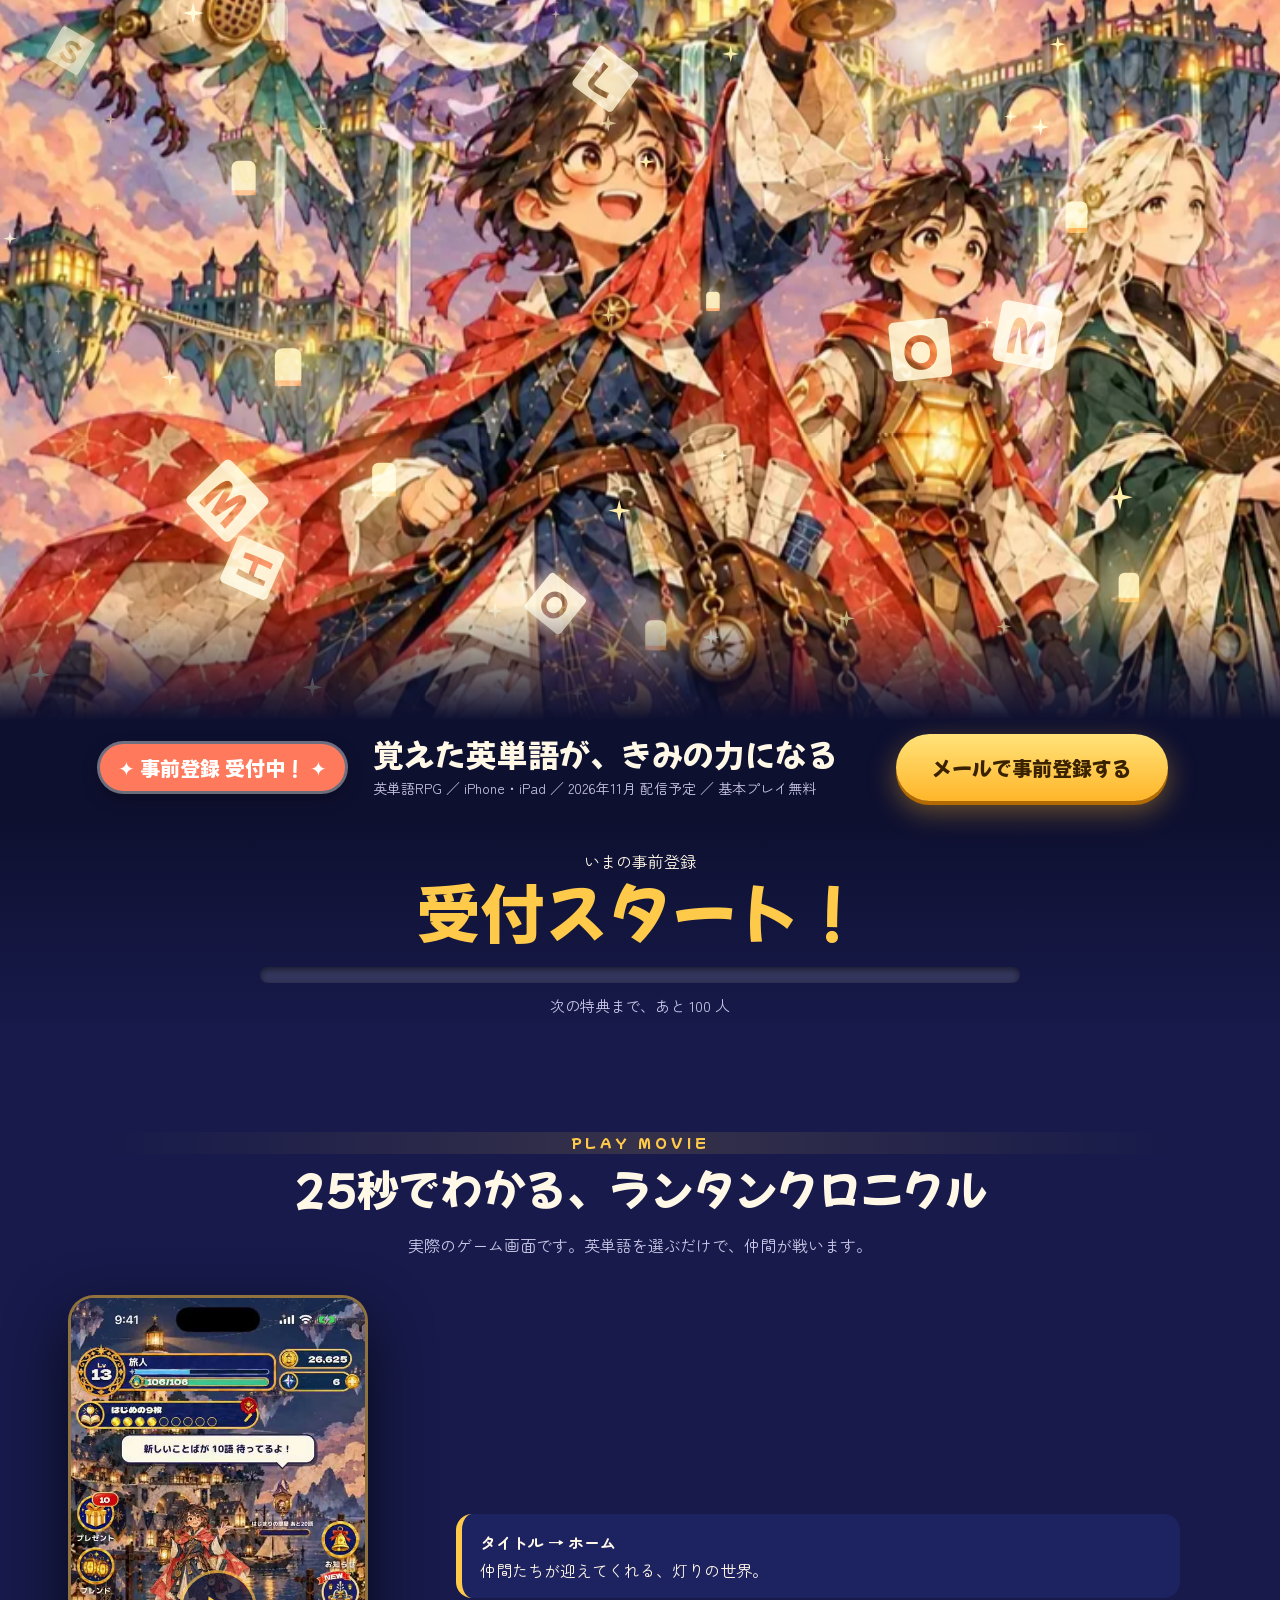
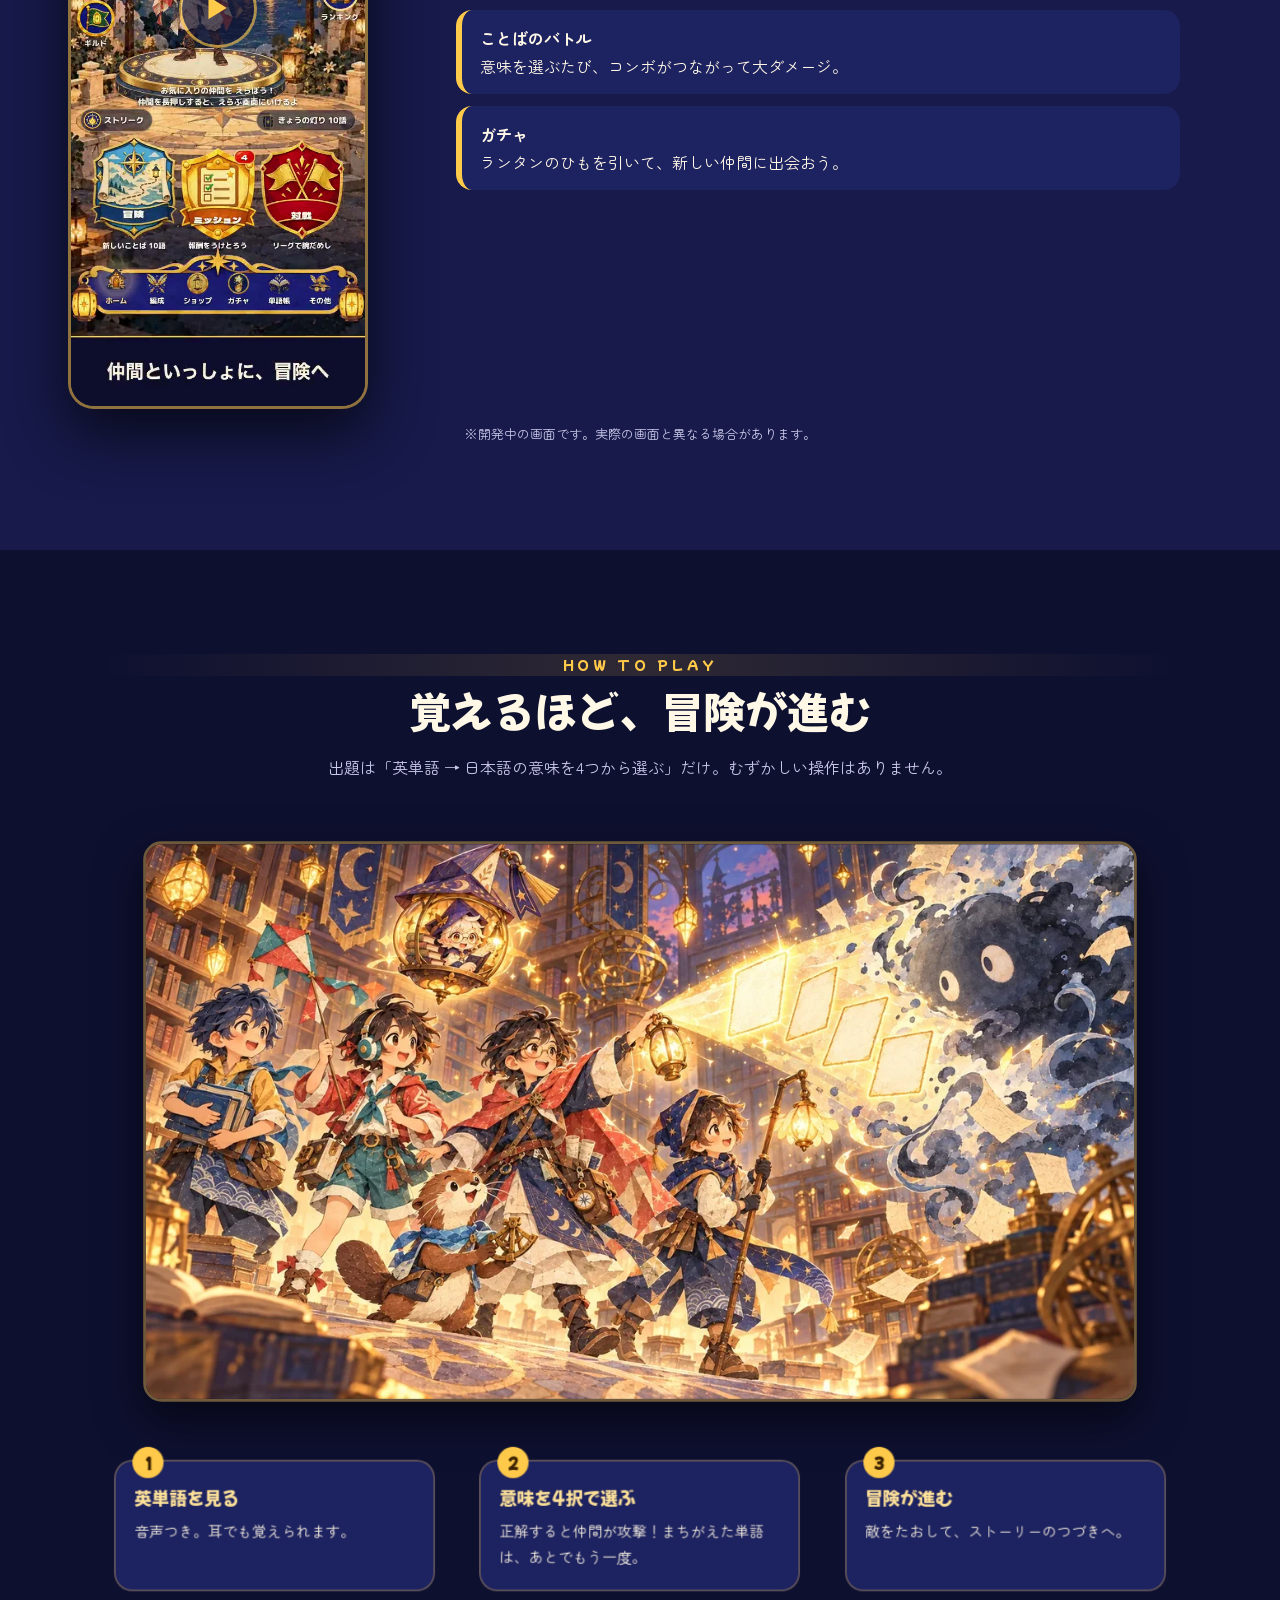
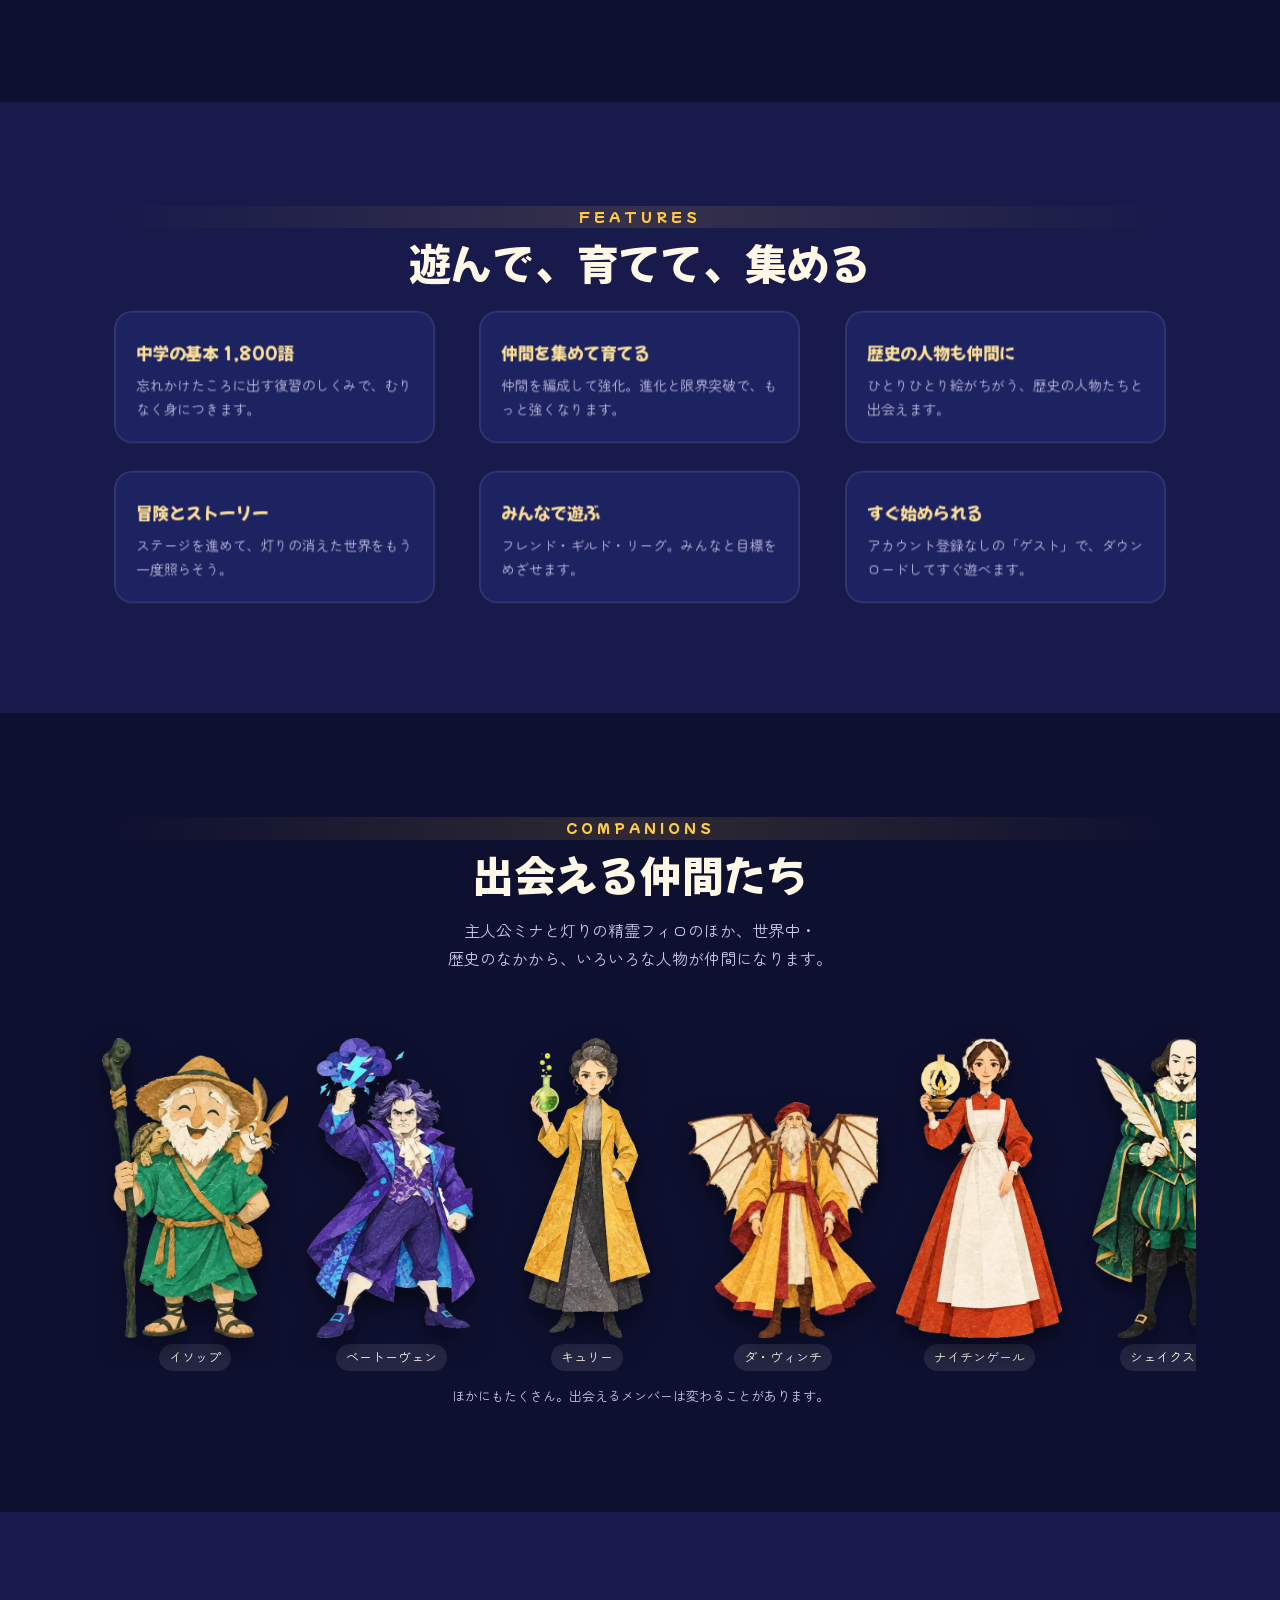
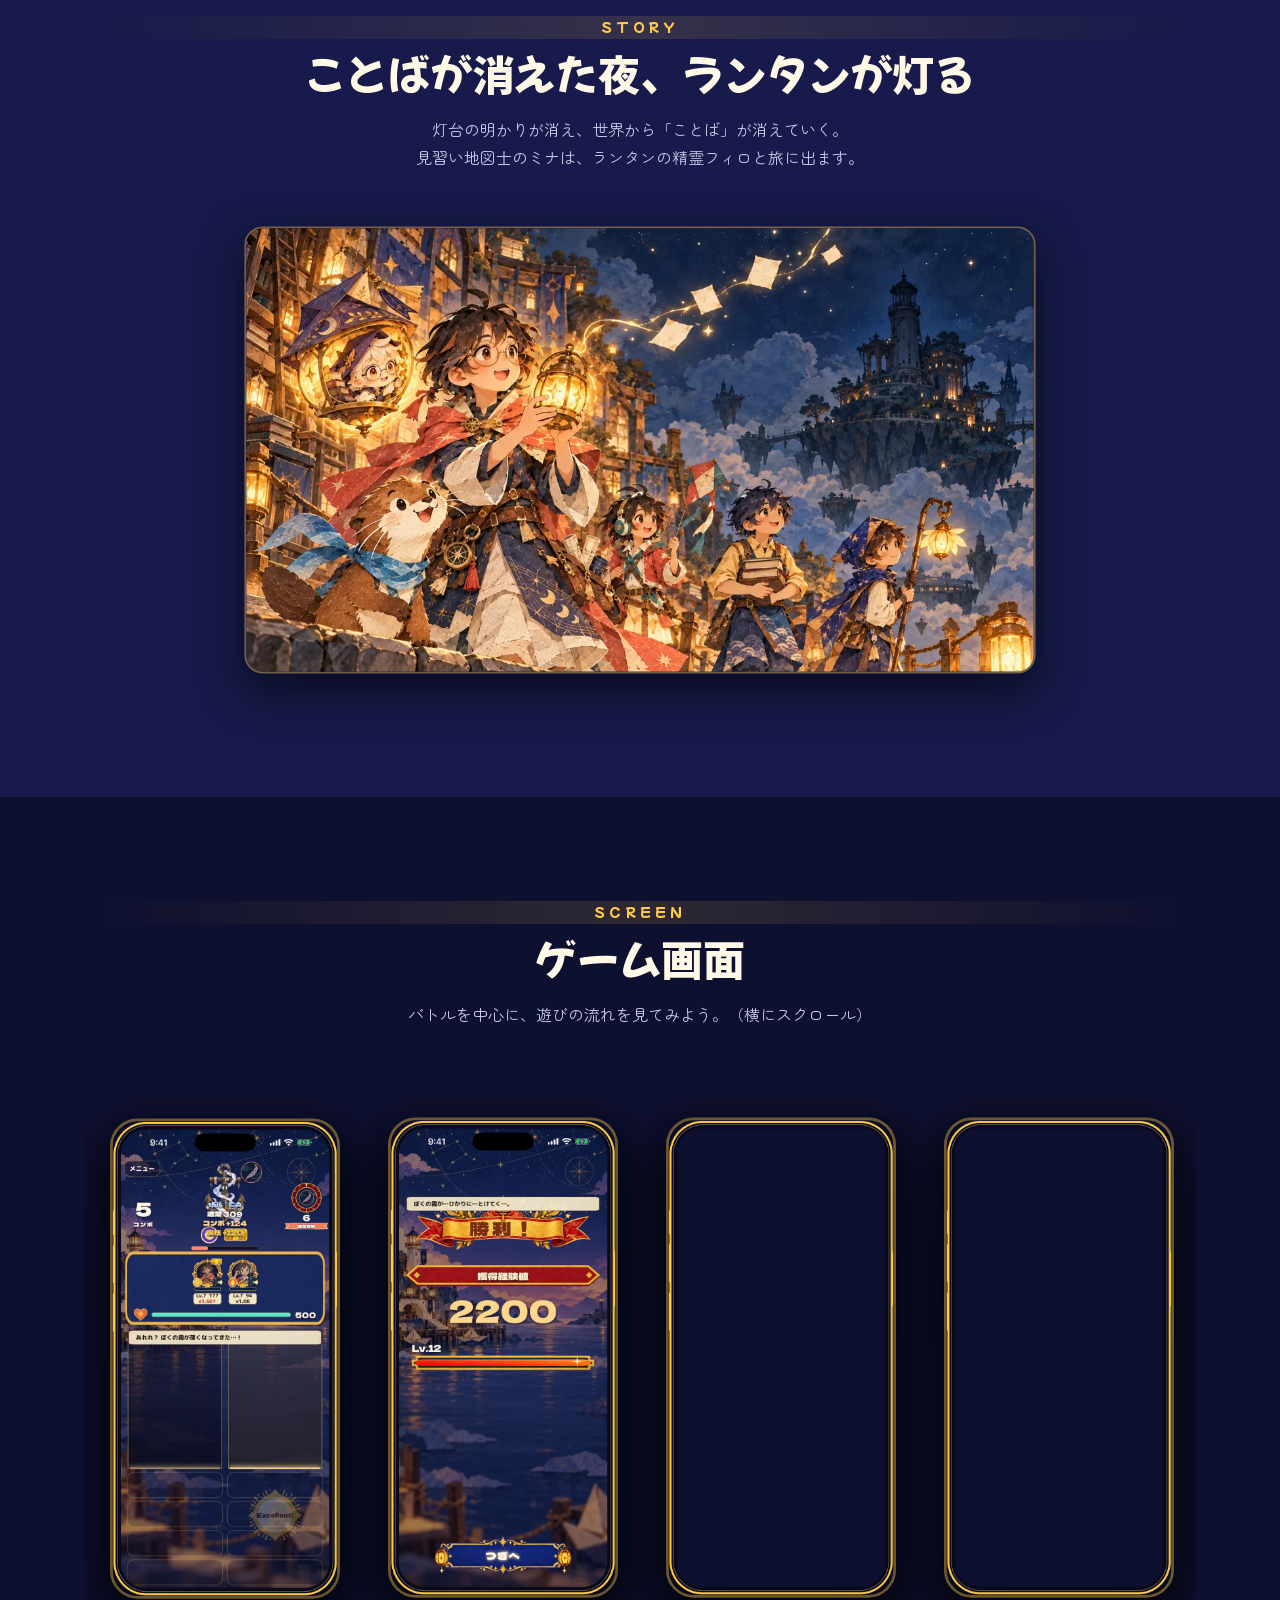
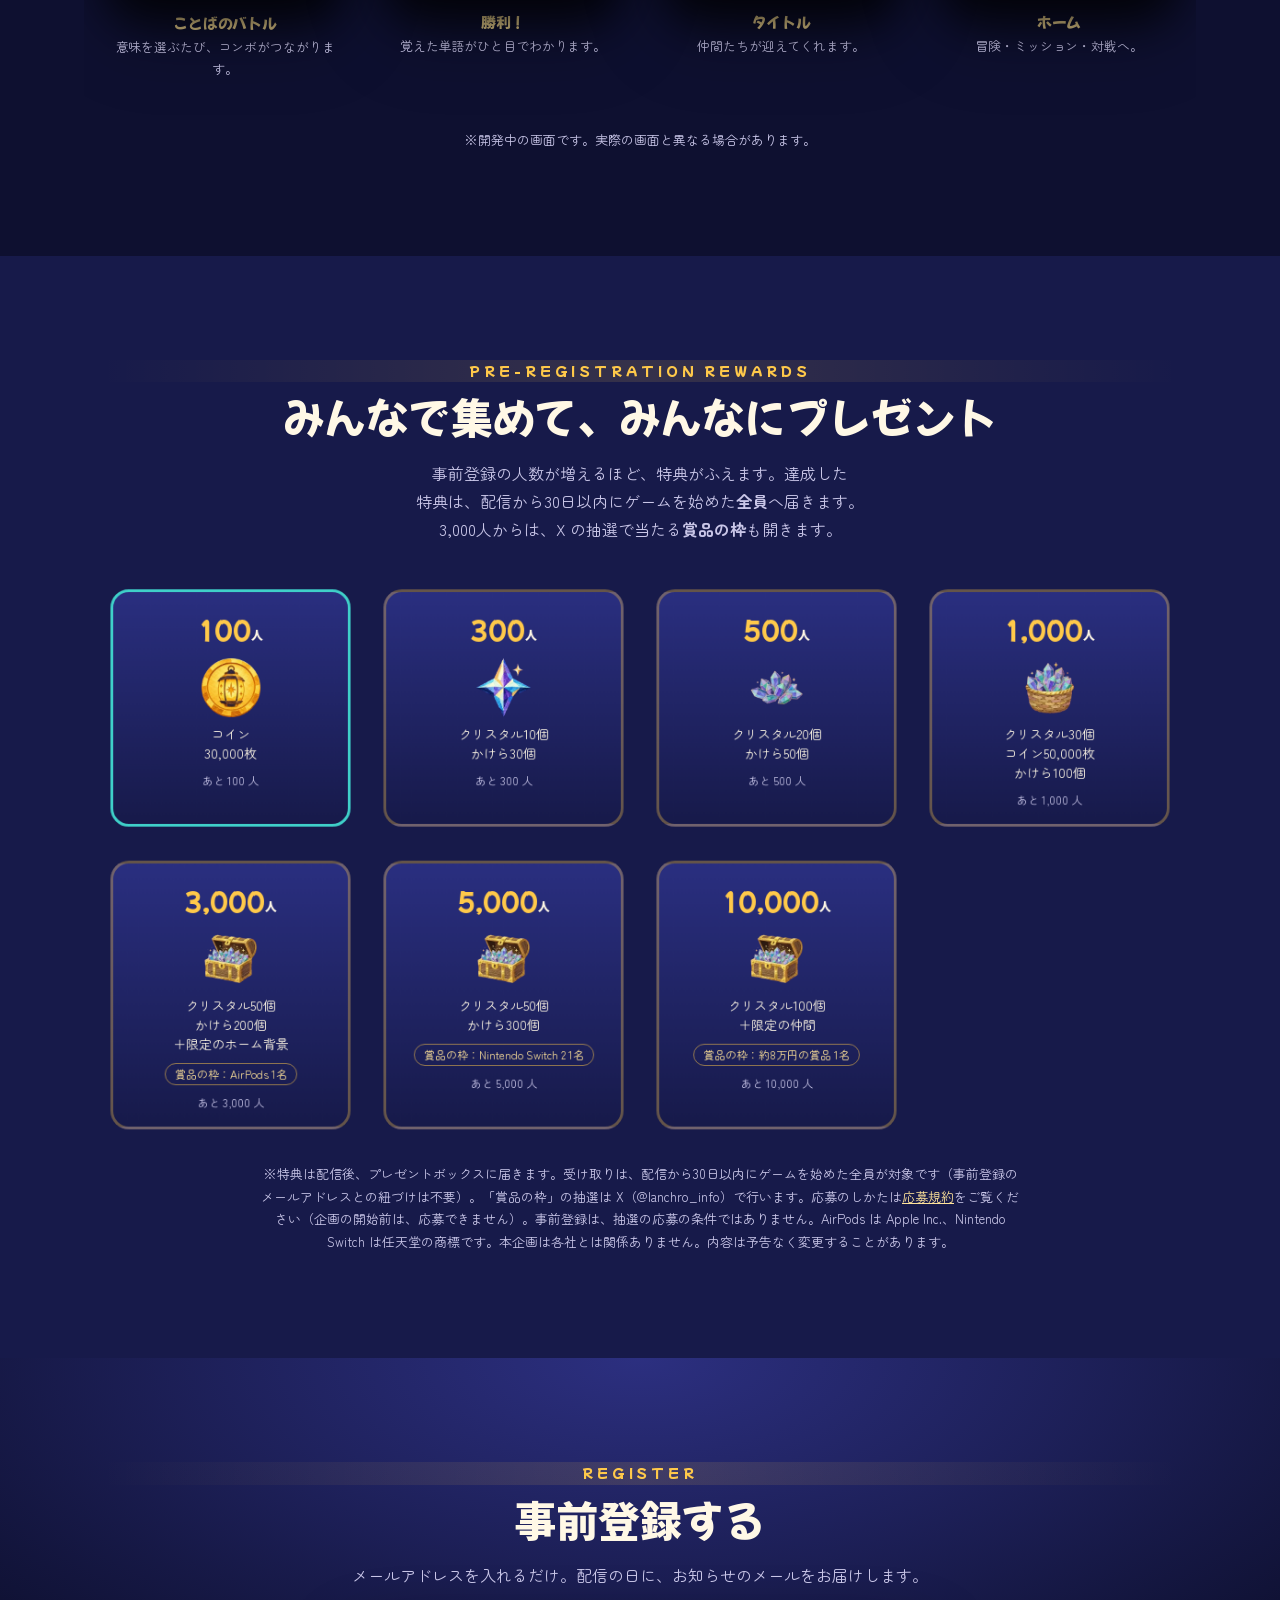
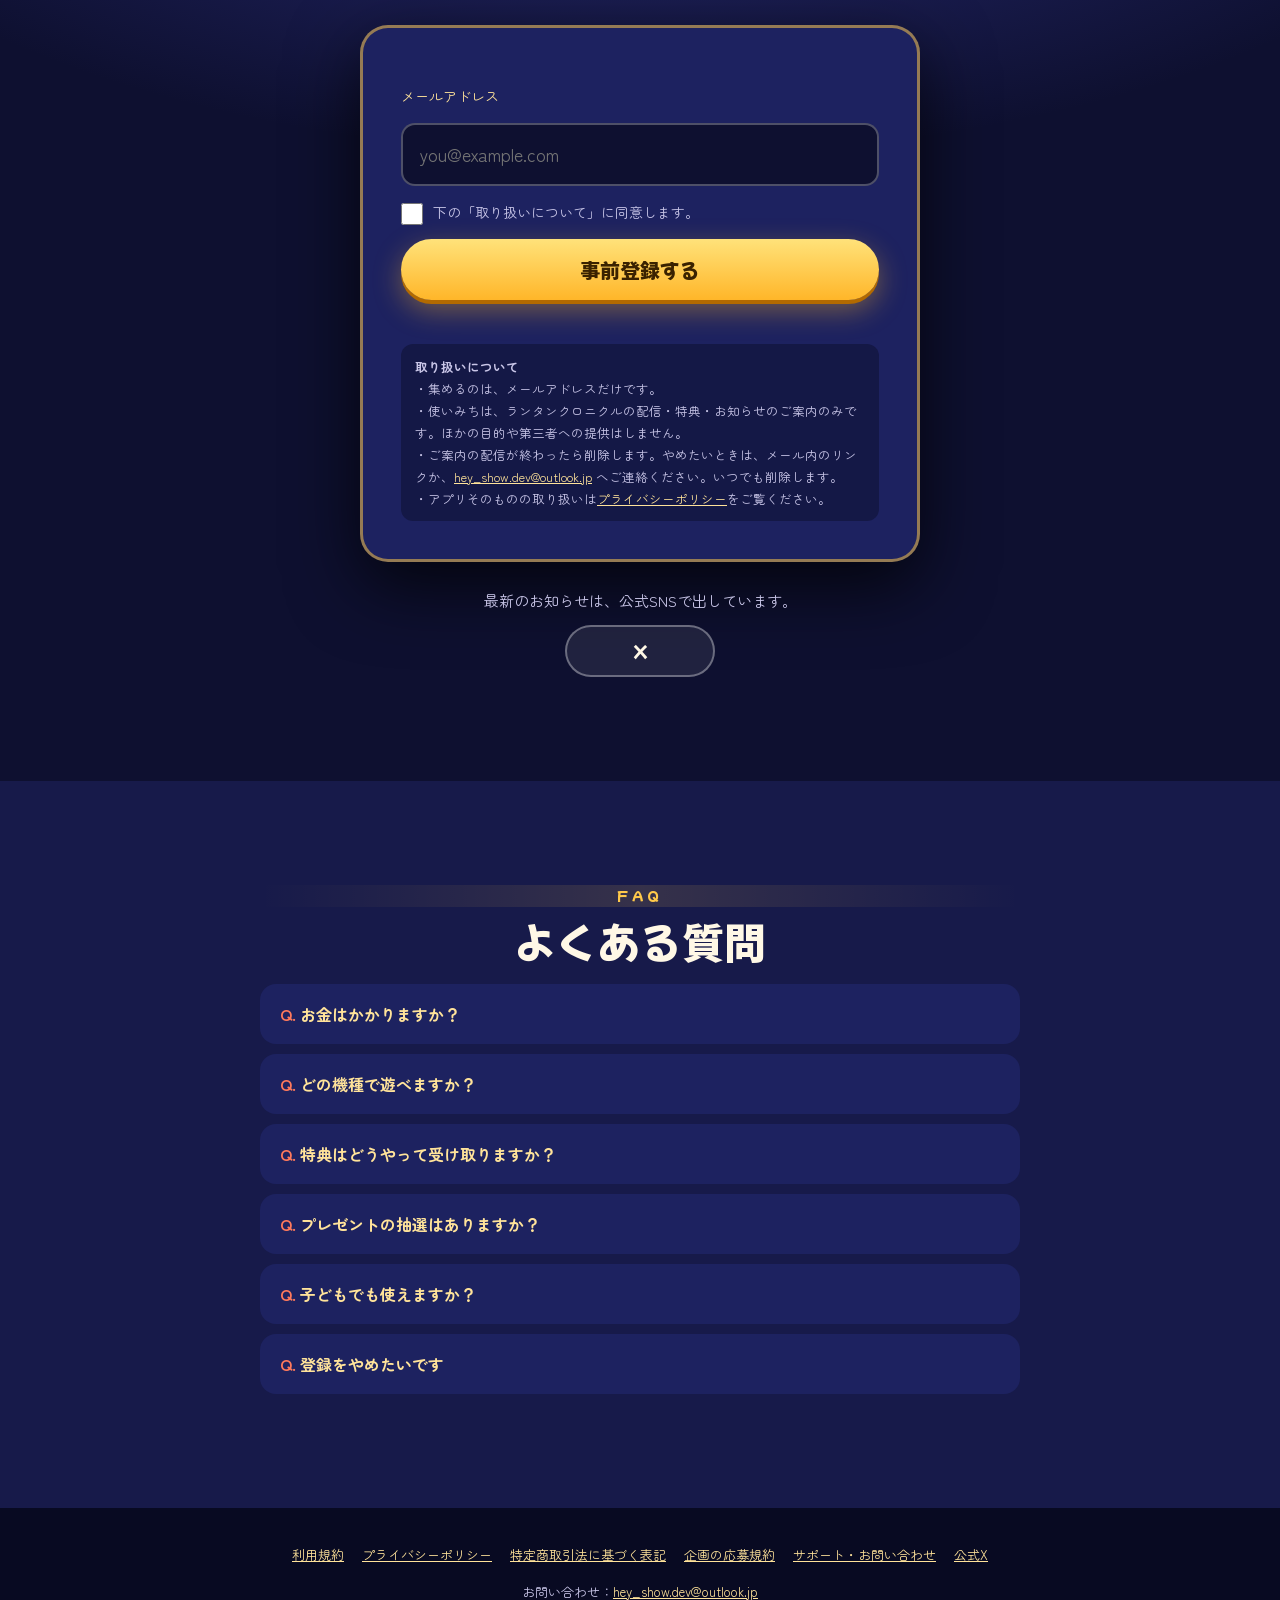
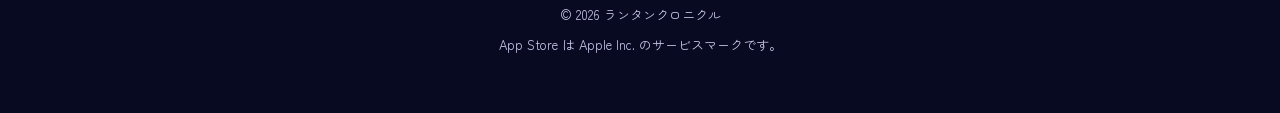
<file: index.html>
<!doctype html>
<html lang="ja">
<head>
<meta charset="utf-8"><meta name="viewport" content="width=device-width,initial-scale=1"><link rel="icon" type="image/png" href="img/favicon.png"><link rel="apple-touch-icon" href="img/apple-touch-icon.png"><link rel="preconnect" href="https://fonts.googleapis.com"><link rel="preconnect" href="https://fonts.gstatic.com" crossorigin><link href="https://fonts.googleapis.com/css2?family=Mochiy+Pop+One&family=Zen+Maru+Gothic:wght@400;700&display=swap" rel="stylesheet"><link rel="stylesheet" href="style.css">
<title>ランタンクロニクル 事前登録受付中｜英単語RPG</title>
<meta name="description" content="覚えた英単語が、きみの力になる。英単語を選んで仲間が戦う英単語RPG「ランタンクロニクル」。2026年11月配信予定。事前登録で、みんなに特典プレゼント。">
<link rel="canonical" href="https://lanternchronicle.com/"><meta property="og:url" content="https://lanternchronicle.com/">
<meta property="og:type" content="website"><meta property="og:title" content="ランタンクロニクル 事前登録受付中">
<meta property="og:description" content="覚えた英単語が、きみの力になる。英単語RPG。事前登録で全員に特典をプレゼント。">
<meta property="og:image" content="https://hey-show123.github.io/lantern-chronicle/img/og.jpg"><meta property="og:image:width" content="1200"><meta property="og:image:height" content="630"><meta property="og:image:alt" content="ランタンクロニクルのキービジュアル。ランタンをかかげる主人公と仲間たち">
<meta name="twitter:card" content="summary_large_image"><meta name="twitter:image" content="https://hey-show123.github.io/lantern-chronicle/img/og.jpg">
</head>
<body>
<header class="top"><a class="brand" href="#"><img src="img/icon.webp" alt="" width="34" height="34">ランタンクロニクル</a><a class="btn mini" href="#register">事前登録</a></header>

<main>
<section class="hero" style="padding:0">
 <div class="stage" id="stage" aria-hidden="false">
  <div class="art" id="art">
   <picture id="heroPic"><source media="(max-width:820px)" srcset="img/hero-sp.webp"><img src="img/hero-wide.webp" alt="ランタンクロニクル。ランタンを掲げる主人公ミナと、仲間たちが夕暮れの空の島を見上げている" width="1600" height="900" fetchpriority="high"></picture>
   <div class="lamp" id="lamp"><i class="glow"></i><i class="beam b1"></i><i class="beam b2"></i></div>
   <canvas id="fx" aria-hidden="true"></canvas>
  </div>
 </div>
 <div class="copy">
  <span class="badge">事前登録 受付中！</span>
  <h1 class="sr">ランタンクロニクル 英単語RPG</h1>
  <p class="tag">覚えた英単語が、きみの力になる</p>
  <p class="sub">英単語RPG ／ iPhone・iPad ／ 2026年11月 配信予定 ／ 基本プレイ無料</p>
  <div class="cta-row"><a class="btn" href="#register">メールで事前登録する</a><span id="appstore"></span></div>
 </div>
</section>

<div class="counter"><div class="wrap">
 <p>いまの事前登録</p>
 <p class="n"><span id="count">―</span><small>人</small></p>
 <div class="bar" role="progressbar" aria-label="次の特典までの進み具合" aria-valuemin="0" aria-valuemax="100" aria-valuenow="0"><i id="fill"></i></div>
 <p class="next" id="next">特典の達成状況を読み込み中…</p>
</div></div>

<section id="movie" class="alt"><div class="wrap">
 <span class="eyebrow">PLAY MOVIE</span><h2>25秒でわかる、ランタンクロニクル</h2>
 <p class="lead">実際のゲーム画面です。英単語を選ぶだけで、仲間が戦います。</p>
 <div class="shots movie">
  <div class="vcard reveal r-left" data-slot="video"></div>
  <ul>
   <li><b>タイトル → ホーム</b><br>仲間たちが迎えてくれる、灯りの世界。</li>
   <li><b>ことばのバトル</b><br>意味を選ぶたび、コンボがつながって大ダメージ。</li>
   <li><b>ガチャ</b><br>ランタンのひもを引いて、新しい仲間に出会おう。</li>
  </ul>
 </div>
 <p class="note">※開発中の画面です。実際の画面と異なる場合があります。</p>
</div></section>

<section id="about"><div class="wrap">
 <span class="eyebrow">HOW TO PLAY</span><h2>覚えるほど、冒険が進む</h2>
 <p class="lead">出題は「英単語 → 日本語の意味を4つから選ぶ」だけ。むずかしい操作はありません。</p>
 <div class="frame reveal"><img src="img/battle.webp" alt="ミナのランタンの光が、4枚のカードの先にいるインクの精霊を照らしている" width="1200" height="674" loading="lazy"></div>
 <div class="steps">
  <div class="step reveal"><b>1</b><h3>英単語を見る</h3><p>音声つき。耳でも覚えられます。</p></div>
  <div class="step reveal"><b>2</b><h3>意味を4択で選ぶ</h3><p>正解すると仲間が攻撃！まちがえた単語は、あとでもう一度。</p></div>
  <div class="step reveal"><b>3</b><h3>冒険が進む</h3><p>敵をたおして、ストーリーのつづきへ。</p></div>
 </div>
</div></section>

<section class="alt"><div class="wrap">
 <span class="eyebrow">FEATURES</span><h2>遊んで、育てて、集める</h2>
 <div class="feats">
  <div class="feat reveal"><h3>中学の基本 1,800語</h3><p>忘れかけたころに出す復習のしくみで、むりなく身につきます。</p></div>
  <div class="feat reveal"><h3>仲間を集めて育てる</h3><p>仲間を編成して強化。進化と限界突破で、もっと強くなります。</p></div>
  <div class="feat reveal"><h3>歴史の人物も仲間に</h3><p>ひとりひとり絵がちがう、歴史の人物たちと出会えます。</p></div>
  <div class="feat reveal"><h3>冒険とストーリー</h3><p>ステージを進めて、灯りの消えた世界をもう一度照らそう。</p></div>
  <div class="feat reveal"><h3>みんなで遊ぶ</h3><p>フレンド・ギルド・リーグ。みんなと目標をめざせます。</p></div>
  <div class="feat reveal"><h3>すぐ始められる</h3><p>アカウント登録なしの「ゲスト」で、ダウンロードしてすぐ遊べます。</p></div>
 </div>
</div></section>

<section><div class="wrap">
 <span class="eyebrow">COMPANIONS</span><h2>出会える仲間たち</h2>
 <p class="lead">主人公ミナと灯りの精霊フィロのほか、世界中・歴史のなかから、いろいろな人物が仲間になります。</p>
 <div class="cast" tabindex="0" aria-label="仲間の一覧（横にスクロール）">
  <figure><img src="img/h-aesop.webp" alt="イソップ" loading="lazy"><figcaption>イソップ</figcaption></figure>
  <figure><img src="img/h-beethoven.webp" alt="ベートーヴェン" loading="lazy"><figcaption>ベートーヴェン</figcaption></figure>
  <figure><img src="img/h-curie.webp" alt="キュリー" loading="lazy"><figcaption>キュリー</figcaption></figure>
  <figure><img src="img/h-leonardo.webp" alt="レオナルド・ダ・ヴィンチ" loading="lazy"><figcaption>ダ・ヴィンチ</figcaption></figure>
  <figure><img src="img/h-nightingale.webp" alt="ナイチンゲール" loading="lazy"><figcaption>ナイチンゲール</figcaption></figure>
  <figure><img src="img/h-shakespeare.webp" alt="シェイクスピア" loading="lazy"><figcaption>シェイクスピア</figcaption></figure>
  <figure><img src="img/h-musashi.webp" alt="宮本武蔵" loading="lazy"><figcaption>宮本武蔵</figcaption></figure>
  <figure><img src="img/h-murasaki.webp" alt="紫式部" loading="lazy"><figcaption>紫式部</figcaption></figure>
  <figure><img src="img/h-hokusai.webp" alt="葛飾北斎" loading="lazy"><figcaption>葛飾北斎</figcaption></figure>
  <figure><img src="img/h-edison.webp" alt="エジソン" loading="lazy"><figcaption>エジソン</figcaption></figure>
 </div>
 <p class="note">ほかにもたくさん。出会えるメンバーは変わることがあります。</p>
</div></section>

<section class="alt"><div class="wrap">
 <span class="eyebrow">STORY</span><h2>ことばが消えた夜、ランタンが灯る</h2>
 <p class="lead">灯台の明かりが消え、世界から「ことば」が消えていく。見習い地図士のミナは、ランタンの精霊フィロと旅に出ます。</p>
 <div class="story"><div class="frame reveal"><img src="img/story.webp" alt="暗い灯台に向けて、ミナがランタンの光をのばしている" loading="lazy" width="1200" height="674"></div></div>
</div></section>

<section><div class="wrap">
 <span class="eyebrow">SCREEN</span><h2>ゲーム画面</h2>
 <p class="lead">バトルを中心に、遊びの流れを見てみよう。（横にスクロール）</p>
 <div class="shotrow" id="shotRow" tabindex="0" aria-label="ゲーム画面の一覧"></div>
 <p class="note">※開発中の画面です。実際の画面と異なる場合があります。</p>
</div></section>

<section class="alt" id="rewards"><canvas class="fx2" data-fx="calm" aria-hidden="true"></canvas><div class="wrap">
 <span class="eyebrow">PRE-REGISTRATION REWARDS</span><h2>みんなで集めて、みんなにプレゼント</h2>
 <p class="lead">事前登録の人数が増えるほど、特典がふえます。達成した特典は、配信から30日以内にゲームを始めた<b>全員</b>へ届きます。3,000人からは、X の抽選で当たる<b>賞品の枠</b>も開きます。</p>
 <div class="rewards" id="rewardList">
  <div class="rw" data-n="100"><div class="p">100<small>人</small></div><img src="img/i-coin.webp" alt=""><div class="t">コイン<br>30,000枚</div><div class="st"></div></div>
  <div class="rw" data-n="300"><div class="p">300<small>人</small></div><img src="img/i-crystal.webp" alt=""><div class="t">クリスタル10個<br>かけら30個</div><div class="st"></div></div>
  <div class="rw" data-n="500"><div class="p">500<small>人</small></div><img src="img/i-crystal2.webp" alt=""><div class="t">クリスタル20個<br>かけら50個</div><div class="st"></div></div>
  <div class="rw" data-n="1000"><div class="p">1,000<small>人</small></div><img src="img/i-crystal3.webp" alt=""><div class="t">クリスタル30個<br>コイン50,000枚<br>かけら100個</div><div class="st"></div></div>
  <div class="rw" data-n="3000"><div class="p">3,000<small>人</small></div><img src="img/i-crystal4.webp" alt=""><div class="t">クリスタル50個<br>かけら200個<br>＋限定のホーム背景</div><div class="pz">賞品の枠：AirPods 1名</div><div class="st"></div></div>
  <div class="rw" data-n="5000"><div class="p">5,000<small>人</small></div><img src="img/i-crystal4.webp" alt=""><div class="t">クリスタル50個<br>かけら300個</div><div class="pz">賞品の枠：Nintendo Switch 2 1名</div><div class="st"></div></div>
  <div class="rw" data-n="10000"><div class="p">10,000<small>人</small></div><img src="img/i-crystal4.webp" alt=""><div class="t">クリスタル100個<br>＋限定の仲間</div><div class="pz">賞品の枠：約8万円の賞品 1名</div><div class="st"></div></div>
 </div>
 <p class="fine">※特典は配信後、プレゼントボックスに届きます。受け取りは、配信から30日以内にゲームを始めた全員が対象です（事前登録のメールアドレスとの紐づけは不要）。「賞品の枠」の抽選は X（@lanchro_info）で行います。応募のしかたは<a href="contest.html">応募規約</a>をご覧ください（企画の開始前は、応募できません）。事前登録は、抽選の応募の条件ではありません。AirPods は Apple Inc.、Nintendo Switch は任天堂の商標です。本企画は各社とは関係ありません。内容は予告なく変更することがあります。</p>
</div></section>

<section class="reg" id="register"><canvas class="fx2" data-fx="calm" aria-hidden="true"></canvas><div class="wrap">
 <span class="eyebrow">REGISTER</span><h2>事前登録する</h2>
 <p class="lead">メールアドレスを入れるだけ。配信の日に、お知らせのメールをお届けします。</p>
 <p class="beta" id="beta" hidden><b>βテスター募集中（無料・先着500人）</b><br>配信より先に遊べます。事前登録のあとに、TestFlight の参加リンクが出ます。限定の特典つき。</p>
 <div class="card">
  <form id="form" novalidate>
   <label class="f" for="email">メールアドレス</label>
   <input id="email" name="email" type="email" inputmode="email" autocomplete="email" placeholder="you@example.com" required>
   <div class="hp" aria-hidden="true"><label>website<input id="website" name="website" tabindex="-1" autocomplete="off"></label></div>
   <label class="chk"><input id="consent" type="checkbox" required><span>下の「取り扱いについて」に同意します。</span></label>
   <button class="btn" id="submit" type="submit">事前登録する</button>
   <p class="msg" id="msg" role="status" aria-live="polite"></p>
  </form>
  <div class="priv"><b>取り扱いについて</b><br>
   ・集めるのは、メールアドレスだけです。<br>
   ・使いみちは、ランタンクロニクルの配信・特典・お知らせのご案内のみです。ほかの目的や第三者への提供はしません。<br>
   ・ご案内の配信が終わったら削除します。やめたいときは、メール内のリンクか、<a href="mailto:hey_show.dev@outlook.jp">hey_show.dev@outlook.jp</a> へご連絡ください。いつでも削除します。<br>
   ・アプリそのものの取り扱いは<a href="https://hey-show123.github.io/lantern-legal/privacy.html" target="_blank" rel="noopener">プライバシーポリシー</a>をご覧ください。</div>
 </div>
 <div class="sns" data-sns hidden><p>最新のお知らせは、公式SNSで出しています。</p><div class="sns-row">
  <a class="btn ghost" data-sns-link="x" hidden href="#" target="_blank" rel="noopener">X</a>
  <a class="btn ghost" data-sns-link="tiktok" hidden href="#" target="_blank" rel="noopener">TikTok</a>
  <a class="btn ghost" data-sns-link="instagram" hidden href="#" target="_blank" rel="noopener">Instagram</a>
  <a class="btn ghost" data-sns-link="youtube" hidden href="#" target="_blank" rel="noopener">YouTube</a></div></div>
</div></section>

<section class="alt"><div class="wrap" style="max-width:760px">
 <span class="eyebrow">FAQ</span><h2>よくある質問</h2>
 <details><summary>お金はかかりますか？</summary><p>事前登録は無料です。ゲームも基本プレイ無料で、アプリ内課金があります。</p></details>
 <details><summary>どの機種で遊べますか？</summary><p>まずは iPhone・iPad（iOS）で配信予定です。</p></details>
 <details><summary>特典はどうやって受け取りますか？</summary><p>配信から30日以内にゲームを始めると、プレゼントボックスに届きます。事前登録の人数で達成した特典（コイン・クリスタル・かけら・限定のホーム背景・限定の仲間）が、全員に配られます。</p></details>
 <details><summary>プレゼントの抽選はありますか？</summary><p>X（@lanchro_info）で、英単語クイズつきの抽選をします。事前登録の人数が増えると、当たる賞品の枠もふえます。応募のしかたは<a href="contest.html">応募規約</a>に書いてあります。事前登録をしていなくても応募できます。</p></details>
 <details><summary>子どもでも使えますか？</summary><p>中学で習う英単語が中心です。保護者の方のメールアドレスでの登録をおすすめします。</p></details>
 <details><summary>登録をやめたいです</summary><p>届いたメールの配信停止リンクから、いつでもやめられます。<a href="mailto:hey_show.dev@outlook.jp">hey_show.dev@outlook.jp</a> へのご連絡でも削除します。</p></details>
</div></section>
</main>

<footer><nav aria-label="フッター">
 <a href="https://hey-show123.github.io/lantern-legal/terms.html">利用規約</a>
 <a href="https://hey-show123.github.io/lantern-legal/privacy.html">プライバシーポリシー</a>
 <a href="https://hey-show123.github.io/lantern-legal/tokushoho.html">特定商取引法に基づく表記</a>
 <a href="contest.html">企画の応募規約</a>
 <a href="https://hey-show123.github.io/lantern-legal/">サポート・お問い合わせ</a>
 <a data-sns-link="x" hidden href="#" target="_blank" rel="noopener">公式X</a>
 <a data-sns-link="tiktok" hidden href="#" target="_blank" rel="noopener">TikTok</a>
 <a data-sns-link="instagram" hidden href="#" target="_blank" rel="noopener">Instagram</a>
 <a data-sns-link="youtube" hidden href="#" target="_blank" rel="noopener">YouTube</a></nav>
 <p>お問い合わせ：<a href="mailto:hey_show.dev@outlook.jp">hey_show.dev@outlook.jp</a></p>
 <p>© 2026 ランタンクロニクル</p>
 <p style="margin-top:8px">App Store は Apple Inc. のサービスマークです。</p></footer>
<script src="hero.js"></script>
<script src="media.js"></script>
<script src="app.js"></script>
</body></html>
</file>
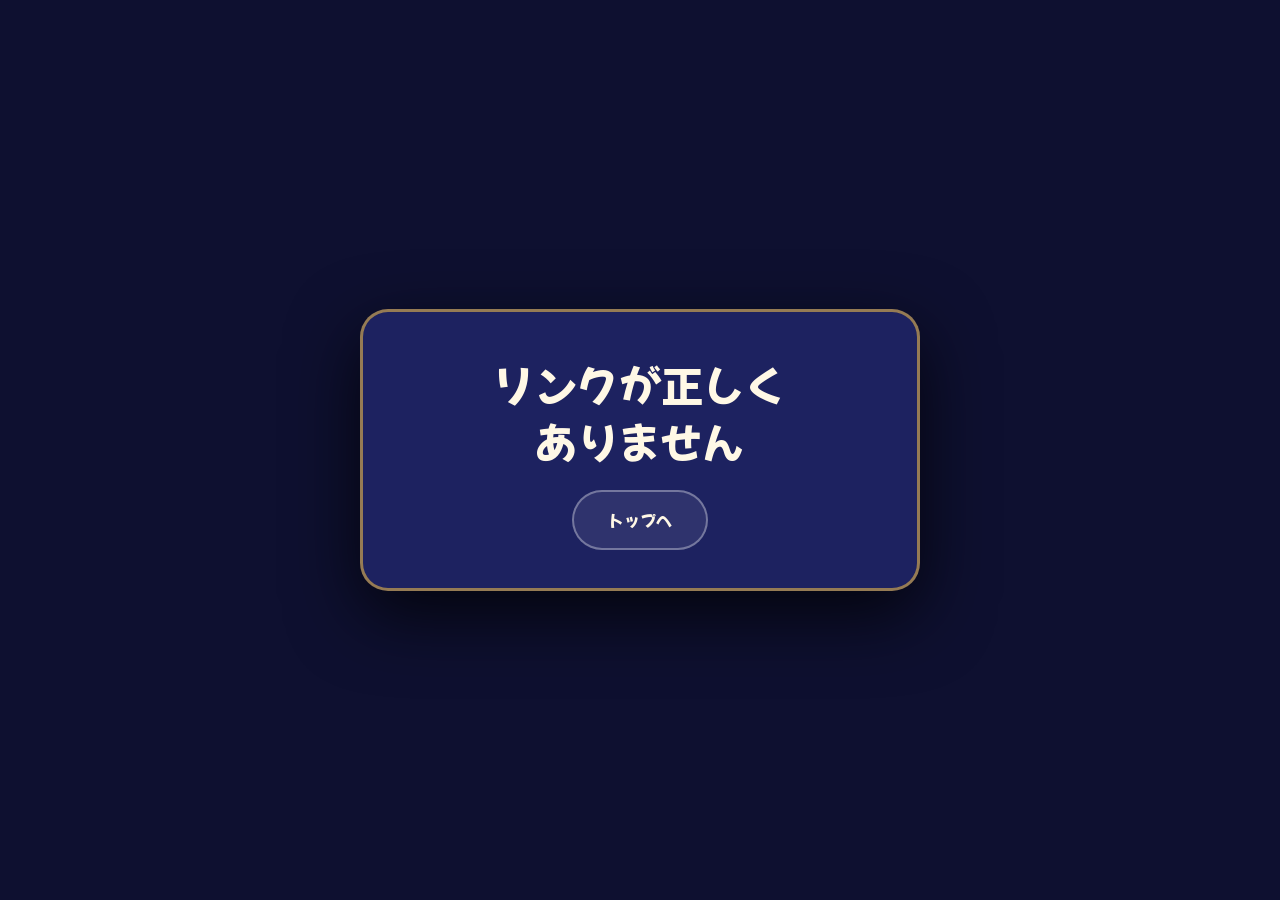
<file: confirm.html>
<!doctype html><html lang="ja"><head><meta charset="utf-8"><meta name="viewport" content="width=device-width,initial-scale=1"><link rel="icon" type="image/png" href="img/favicon.png"><link rel="apple-touch-icon" href="img/apple-touch-icon.png"><link rel="preconnect" href="https://fonts.googleapis.com"><link rel="preconnect" href="https://fonts.gstatic.com" crossorigin><link href="https://fonts.googleapis.com/css2?family=Mochiy+Pop+One&family=Zen+Maru+Gothic:wght@400;700&display=swap" rel="stylesheet"><link rel="stylesheet" href="style.css"><title>事前登録の確認｜ランタンクロニクル</title><meta name="robots" content="noindex"></head>
<body><main class="simple"><div class="card"><h2 id="t">処理しています…</h2><p id="b" class="lead" style="margin:0 auto"></p><p style="margin-top:20px"><a class="btn ghost" href="./">トップへ</a></p></div></main>
<script>
(async()=>{const t=new URLSearchParams(location.search).get('t');const T=document.getElementById('t'),B=document.getElementById('b');
 if(!t){T.textContent='リンクが正しくありません';return}
 try{const r=await fetch('https://mxebwsikgdhzcfcwtljc.supabase.co/functions/v1/prereg/confirm',{method:'POST',headers:{'content-type':'application/json'},body:JSON.stringify({token:t})});
  if(r.ok){T.textContent='事前登録が完了しました';B.textContent='ありがとうございます。配信の日に、お知らせのメールをお届けします。'}else{T.textContent='リンクが無効か、期限が切れています';B.textContent='もういちど登録するか、hey_show.dev@outlook.jp へご連絡ください。'}
 }catch(e){T.textContent='通信できませんでした';B.textContent='時間をおいて、もういちどお試しください。'}})();
</script></body></html>
</file>
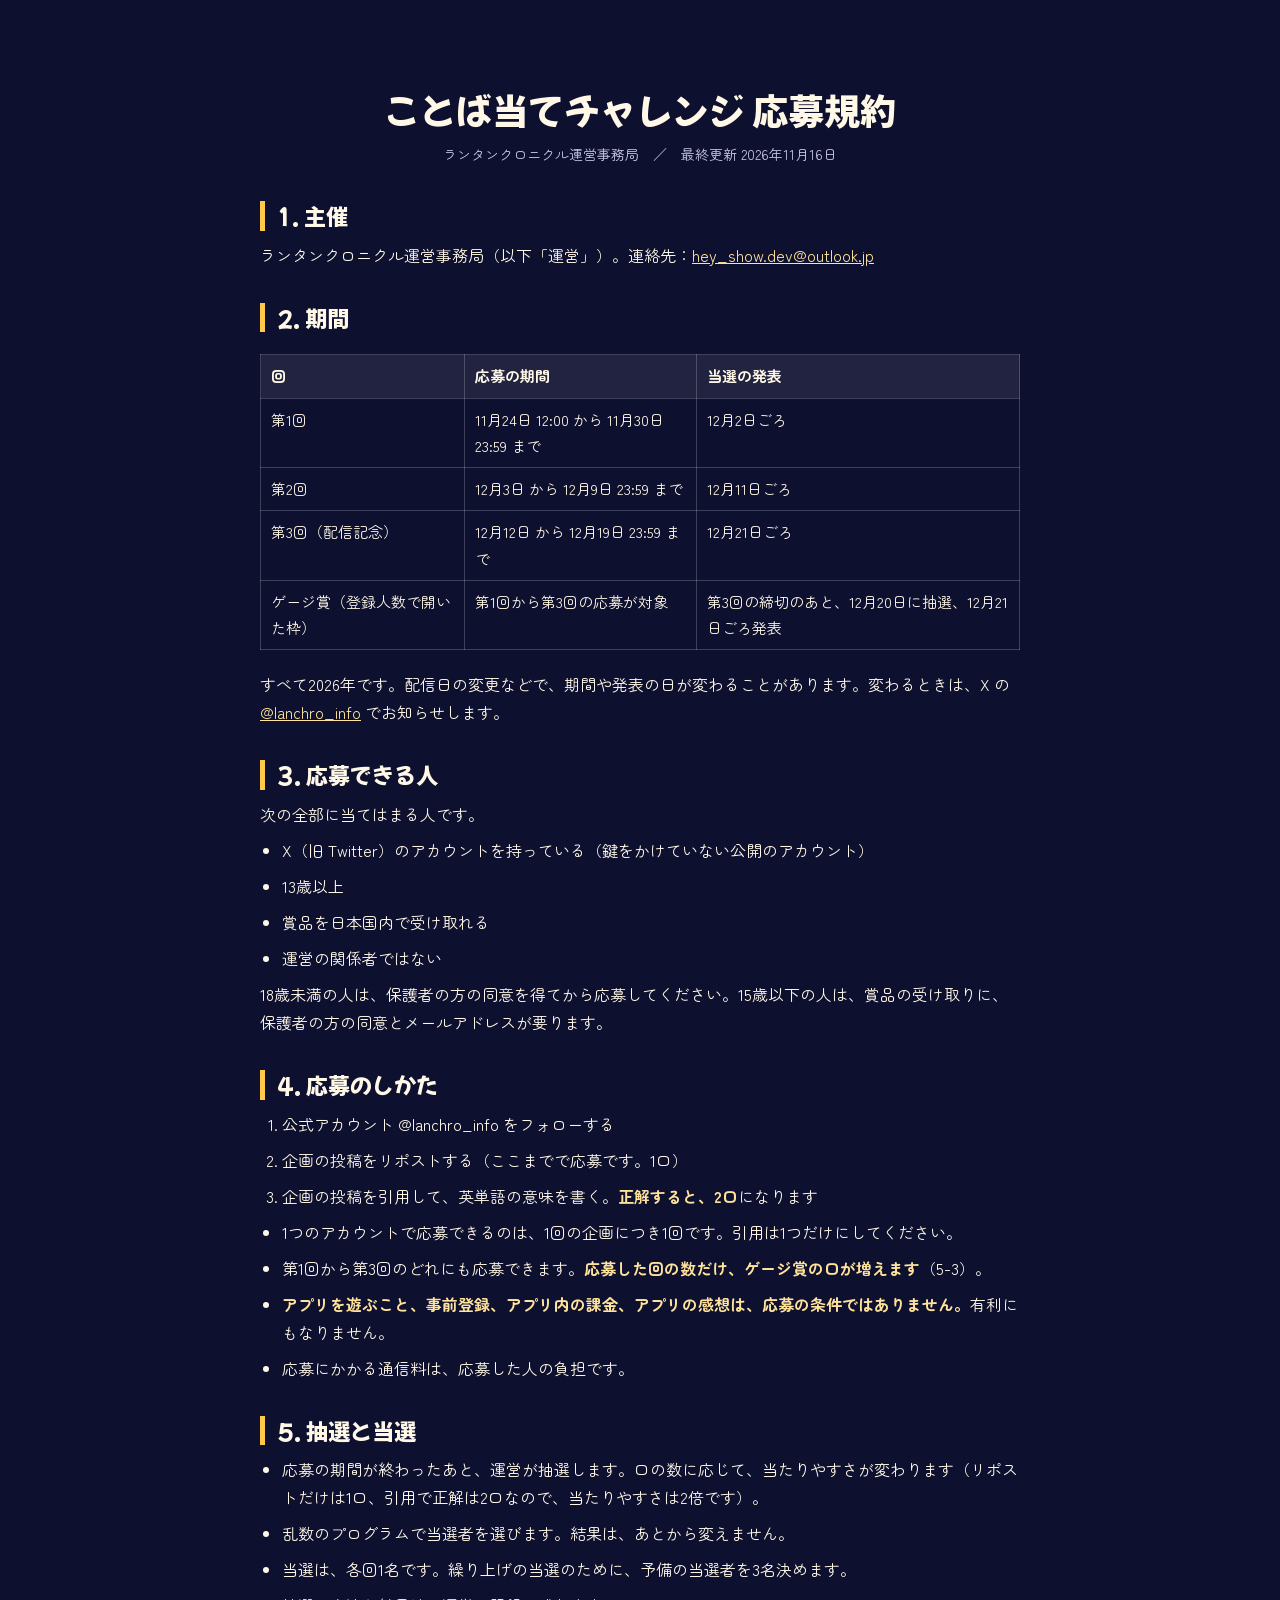
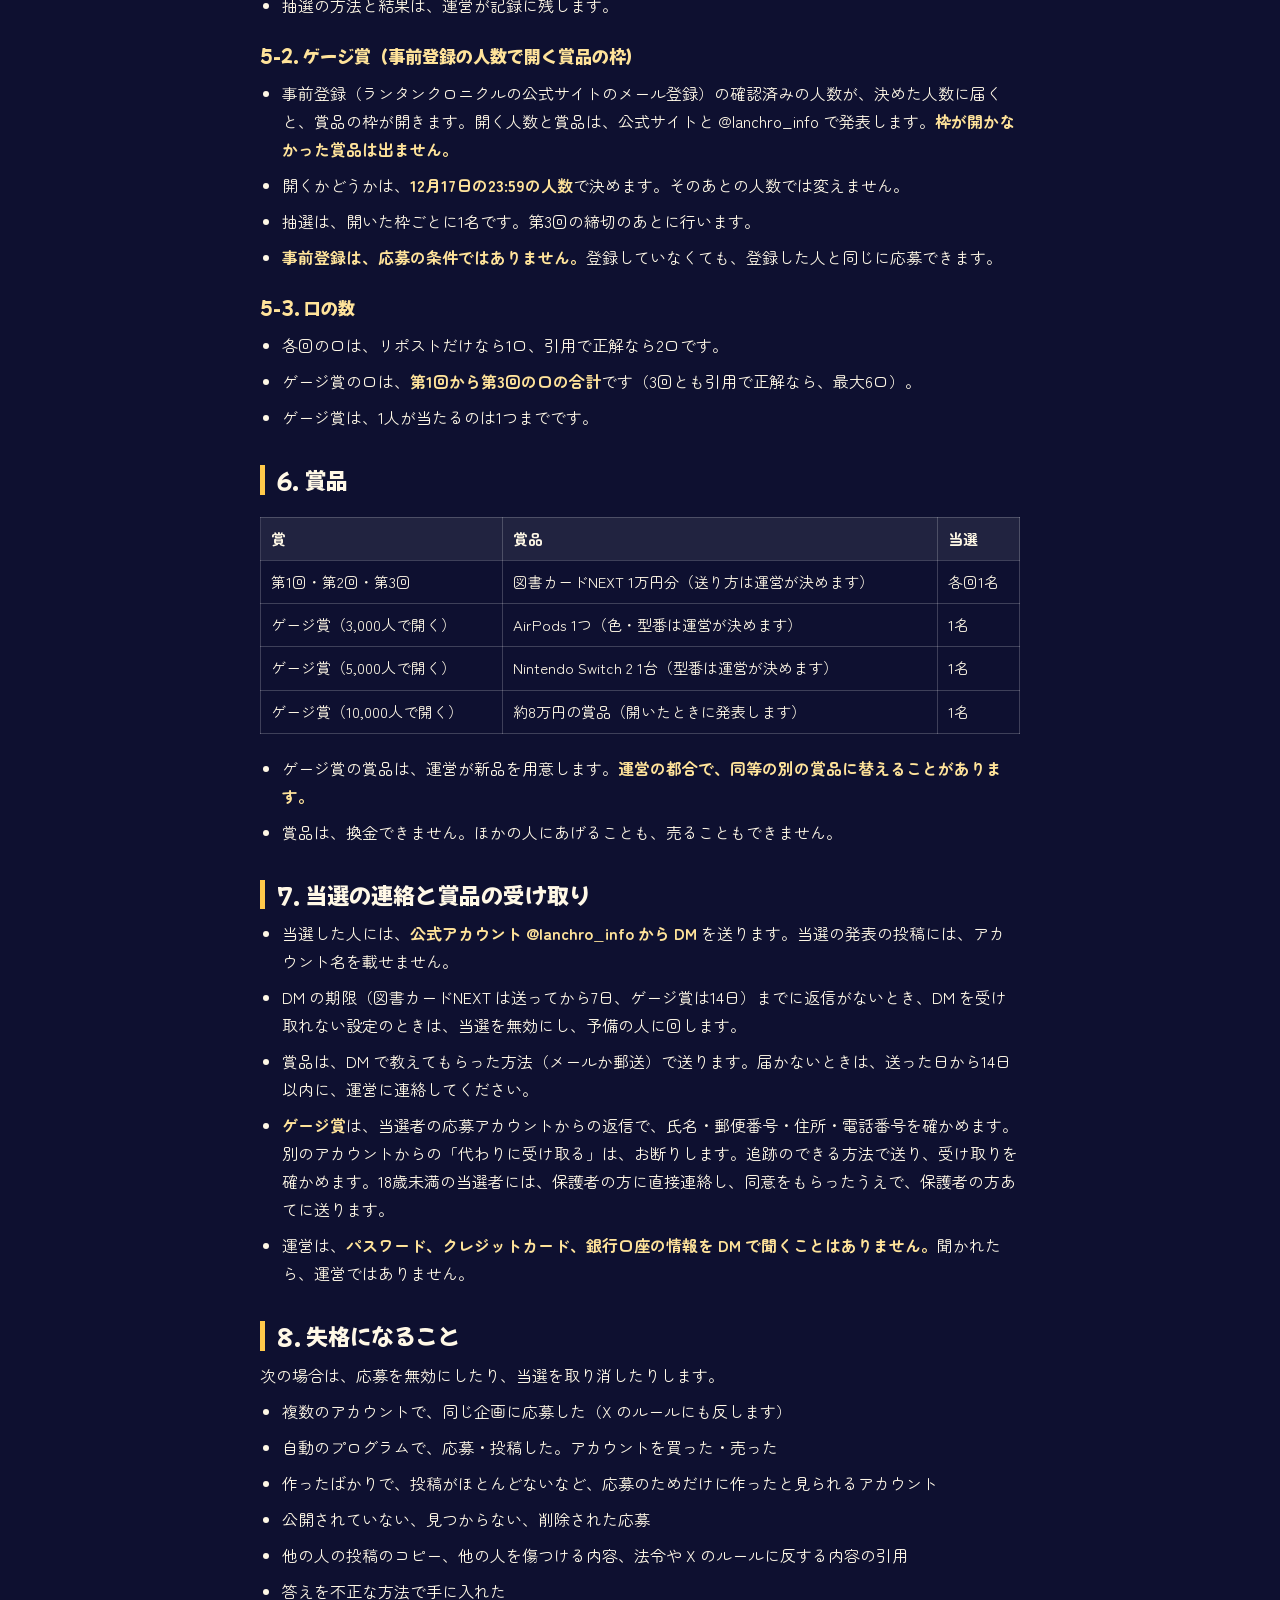
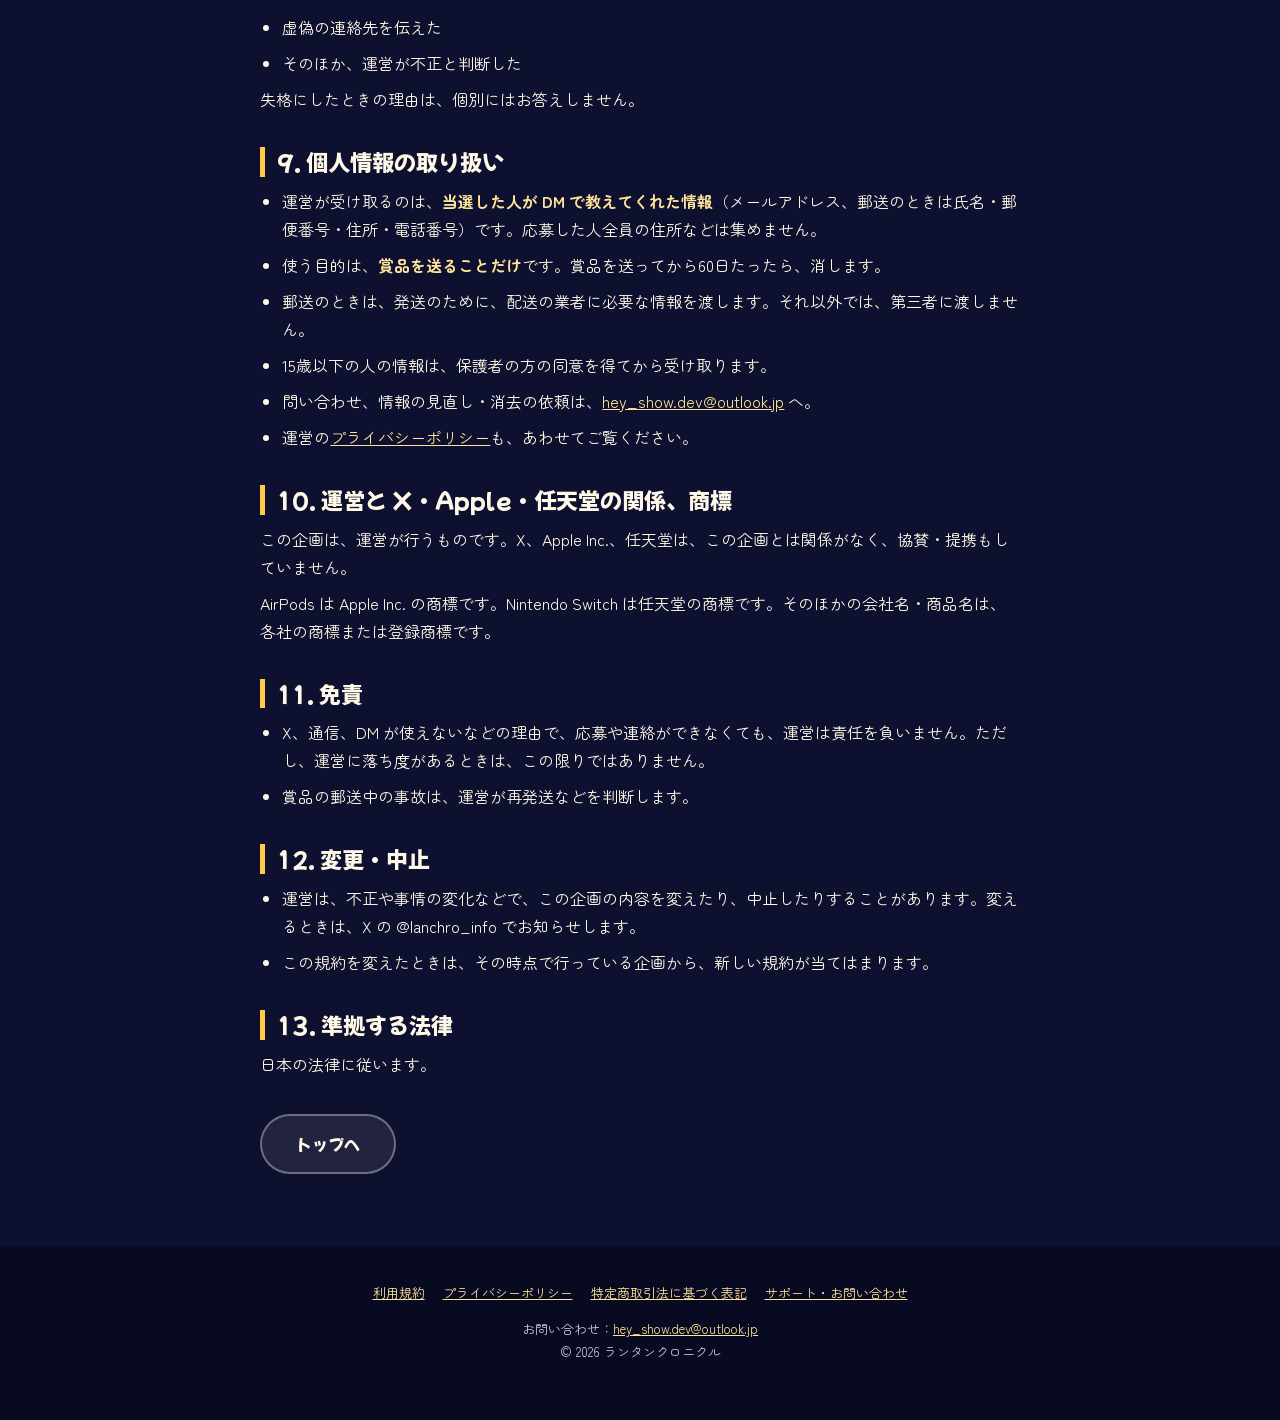
<file: contest.html>
<!doctype html><html lang="ja"><head><meta charset="utf-8"><meta name="viewport" content="width=device-width,initial-scale=1"><link rel="icon" type="image/png" href="img/favicon.png"><link rel="apple-touch-icon" href="img/apple-touch-icon.png"><link rel="preconnect" href="https://fonts.googleapis.com"><link rel="preconnect" href="https://fonts.gstatic.com" crossorigin><link href="https://fonts.googleapis.com/css2?family=Mochiy+Pop+One&family=Zen+Maru+Gothic:wght@400;700&display=swap" rel="stylesheet"><link rel="stylesheet" href="style.css"><title>ことば当てチャレンジ 応募規約｜ランタンクロニクル</title><meta name="description" content="X（@lanchro_info）で行う「ことば当てチャレンジ」の応募規約です。"><link rel="canonical" href="https://lanternchronicle.com/contest.html"></head>
<body>
<main class="docpage"><article class="doc">
<h1>ことば当てチャレンジ 応募規約</h1>
<p class="meta">ランタンクロニクル運営事務局　／　最終更新 2026年11月16日</p>

<h2>1. 主催</h2>
<p>ランタンクロニクル運営事務局（以下「運営」）。連絡先：<a href="mailto:hey_show.dev@outlook.jp">hey_show.dev@outlook.jp</a></p>

<h2>2. 期間</h2>
<div class="tbl"><table>
<tr><th>回</th><th>応募の期間</th><th>当選の発表</th></tr>
<tr><td>第1回</td><td>11月24日 12:00 から 11月30日 23:59 まで</td><td>12月2日ごろ</td></tr>
<tr><td>第2回</td><td>12月3日 から 12月9日 23:59 まで</td><td>12月11日ごろ</td></tr>
<tr><td>第3回（配信記念）</td><td>12月12日 から 12月19日 23:59 まで</td><td>12月21日ごろ</td></tr>
<tr><td>ゲージ賞（登録人数で開いた枠）</td><td>第1回から第3回の応募が対象</td><td>第3回の締切のあと、12月20日に抽選、12月21日ごろ発表</td></tr>
</table></div>
<p>すべて2026年です。配信日の変更などで、期間や発表の日が変わることがあります。変わるときは、X の <a href="https://x.com/lanchro_info" target="_blank" rel="noopener">@lanchro_info</a> でお知らせします。</p>

<h2>3. 応募できる人</h2>
<p>次の全部に当てはまる人です。</p>
<ul>
<li>X（旧 Twitter）のアカウントを持っている（鍵をかけていない公開のアカウント）</li>
<li>13歳以上</li>
<li>賞品を日本国内で受け取れる</li>
<li>運営の関係者ではない</li>
</ul>
<p>18歳未満の人は、保護者の方の同意を得てから応募してください。15歳以下の人は、賞品の受け取りに、保護者の方の同意とメールアドレスが要ります。</p>

<h2>4. 応募のしかた</h2>
<ol>
<li>公式アカウント @lanchro_info をフォローする</li>
<li>企画の投稿をリポストする（ここまでで応募です。1口）</li>
<li>企画の投稿を引用して、英単語の意味を書く。<strong>正解すると、2口</strong>になります</li>
</ol>
<ul>
<li>1つのアカウントで応募できるのは、1回の企画につき1回です。引用は1つだけにしてください。</li>
<li>第1回から第3回のどれにも応募できます。<strong>応募した回の数だけ、ゲージ賞の口が増えます</strong>（5-3）。</li>
<li><strong>アプリを遊ぶこと、事前登録、アプリ内の課金、アプリの感想は、応募の条件ではありません。</strong>有利にもなりません。</li>
<li>応募にかかる通信料は、応募した人の負担です。</li>
</ul>

<h2>5. 抽選と当選</h2>
<ul>
<li>応募の期間が終わったあと、運営が抽選します。口の数に応じて、当たりやすさが変わります（リポストだけは1口、引用で正解は2口なので、当たりやすさは2倍です）。</li>
<li>乱数のプログラムで当選者を選びます。結果は、あとから変えません。</li>
<li>当選は、各回1名です。繰り上げの当選のために、予備の当選者を3名決めます。</li>
<li>抽選の方法と結果は、運営が記録に残します。</li>
</ul>
<h3>5-2. ゲージ賞（事前登録の人数で開く賞品の枠）</h3>
<ul>
<li>事前登録（ランタンクロニクルの公式サイトのメール登録）の確認済みの人数が、決めた人数に届くと、賞品の枠が開きます。開く人数と賞品は、公式サイトと @lanchro_info で発表します。<strong>枠が開かなかった賞品は出ません。</strong></li>
<li>開くかどうかは、<strong>12月17日の23:59の人数</strong>で決めます。そのあとの人数では変えません。</li>
<li>抽選は、開いた枠ごとに1名です。第3回の締切のあとに行います。</li>
<li><strong>事前登録は、応募の条件ではありません。</strong>登録していなくても、登録した人と同じに応募できます。</li>
</ul>
<h3>5-3. 口の数</h3>
<ul>
<li>各回の口は、リポストだけなら1口、引用で正解なら2口です。</li>
<li>ゲージ賞の口は、<strong>第1回から第3回の口の合計</strong>です（3回とも引用で正解なら、最大6口）。</li>
<li>ゲージ賞は、1人が当たるのは1つまでです。</li>
</ul>

<h2>6. 賞品</h2>
<div class="tbl"><table>
<tr><th>賞</th><th>賞品</th><th>当選</th></tr>
<tr><td>第1回・第2回・第3回</td><td>図書カードNEXT 1万円分（送り方は運営が決めます）</td><td>各回1名</td></tr>
<tr><td>ゲージ賞（3,000人で開く）</td><td>AirPods 1つ（色・型番は運営が決めます）</td><td>1名</td></tr>
<tr><td>ゲージ賞（5,000人で開く）</td><td>Nintendo Switch 2 1台（型番は運営が決めます）</td><td>1名</td></tr>
<tr><td>ゲージ賞（10,000人で開く）</td><td>約8万円の賞品（開いたときに発表します）</td><td>1名</td></tr>
</table></div>
<ul>
<li>ゲージ賞の賞品は、運営が新品を用意します。<strong>運営の都合で、同等の別の賞品に替えることがあります。</strong></li>
<li>賞品は、換金できません。ほかの人にあげることも、売ることもできません。</li>
</ul>

<h2>7. 当選の連絡と賞品の受け取り</h2>
<ul>
<li>当選した人には、<strong>公式アカウント @lanchro_info から DM</strong> を送ります。当選の発表の投稿には、アカウント名を載せません。</li>
<li>DM の期限（図書カードNEXT は送ってから7日、ゲージ賞は14日）までに返信がないとき、DM を受け取れない設定のときは、当選を無効にし、予備の人に回します。</li>
<li>賞品は、DM で教えてもらった方法（メールか郵送）で送ります。届かないときは、送った日から14日以内に、運営に連絡してください。</li>
<li><strong>ゲージ賞</strong>は、当選者の応募アカウントからの返信で、氏名・郵便番号・住所・電話番号を確かめます。別のアカウントからの「代わりに受け取る」は、お断りします。追跡のできる方法で送り、受け取りを確かめます。18歳未満の当選者には、保護者の方に直接連絡し、同意をもらったうえで、保護者の方あてに送ります。</li>
<li>運営は、<strong>パスワード、クレジットカード、銀行口座の情報を DM で聞くことはありません。</strong>聞かれたら、運営ではありません。</li>
</ul>

<h2>8. 失格になること</h2>
<p>次の場合は、応募を無効にしたり、当選を取り消したりします。</p>
<ul>
<li>複数のアカウントで、同じ企画に応募した（X のルールにも反します）</li>
<li>自動のプログラムで、応募・投稿した。アカウントを買った・売った</li>
<li>作ったばかりで、投稿がほとんどないなど、応募のためだけに作ったと見られるアカウント</li>
<li>公開されていない、見つからない、削除された応募</li>
<li>他の人の投稿のコピー、他の人を傷つける内容、法令や X のルールに反する内容の引用</li>
<li>答えを不正な方法で手に入れた</li>
<li>虚偽の連絡先を伝えた</li>
<li>そのほか、運営が不正と判断した</li>
</ul>
<p>失格にしたときの理由は、個別にはお答えしません。</p>

<h2>9. 個人情報の取り扱い</h2>
<ul>
<li>運営が受け取るのは、<strong>当選した人が DM で教えてくれた情報</strong>（メールアドレス、郵送のときは氏名・郵便番号・住所・電話番号）です。応募した人全員の住所などは集めません。</li>
<li>使う目的は、<strong>賞品を送ることだけ</strong>です。賞品を送ってから60日たったら、消します。</li>
<li>郵送のときは、発送のために、配送の業者に必要な情報を渡します。それ以外では、第三者に渡しません。</li>
<li>15歳以下の人の情報は、保護者の方の同意を得てから受け取ります。</li>
<li>問い合わせ、情報の見直し・消去の依頼は、<a href="mailto:hey_show.dev@outlook.jp">hey_show.dev@outlook.jp</a> へ。</li>
<li>運営の<a href="https://hey-show123.github.io/lantern-legal/privacy.html" target="_blank" rel="noopener">プライバシーポリシー</a>も、あわせてご覧ください。</li>
</ul>

<h2>10. 運営と X・Apple・任天堂の関係、商標</h2>
<p>この企画は、運営が行うものです。X、Apple Inc.、任天堂は、この企画とは関係がなく、協賛・提携もしていません。</p>
<p>AirPods は Apple Inc. の商標です。Nintendo Switch は任天堂の商標です。そのほかの会社名・商品名は、各社の商標または登録商標です。</p>

<h2>11. 免責</h2>
<ul>
<li>X、通信、DM が使えないなどの理由で、応募や連絡ができなくても、運営は責任を負いません。ただし、運営に落ち度があるときは、この限りではありません。</li>
<li>賞品の郵送中の事故は、運営が再発送などを判断します。</li>
</ul>

<h2>12. 変更・中止</h2>
<ul>
<li>運営は、不正や事情の変化などで、この企画の内容を変えたり、中止したりすることがあります。変えるときは、X の @lanchro_info でお知らせします。</li>
<li>この規約を変えたときは、その時点で行っている企画から、新しい規約が当てはまります。</li>
</ul>

<h2>13. 準拠する法律</h2>
<p>日本の法律に従います。</p>

<p style="margin-top:36px"><a class="btn ghost" href="./">トップへ</a></p>
</article></main>

<footer><nav aria-label="フッター">
 <a href="https://hey-show123.github.io/lantern-legal/terms.html">利用規約</a>
 <a href="https://hey-show123.github.io/lantern-legal/privacy.html">プライバシーポリシー</a>
 <a href="https://hey-show123.github.io/lantern-legal/tokushoho.html">特定商取引法に基づく表記</a>
 <a href="https://hey-show123.github.io/lantern-legal/">サポート・お問い合わせ</a></nav>
 <p>お問い合わせ：<a href="mailto:hey_show.dev@outlook.jp">hey_show.dev@outlook.jp</a></p>
 <p>© 2026 ランタンクロニクル</p></footer>
</body></html>
</file>
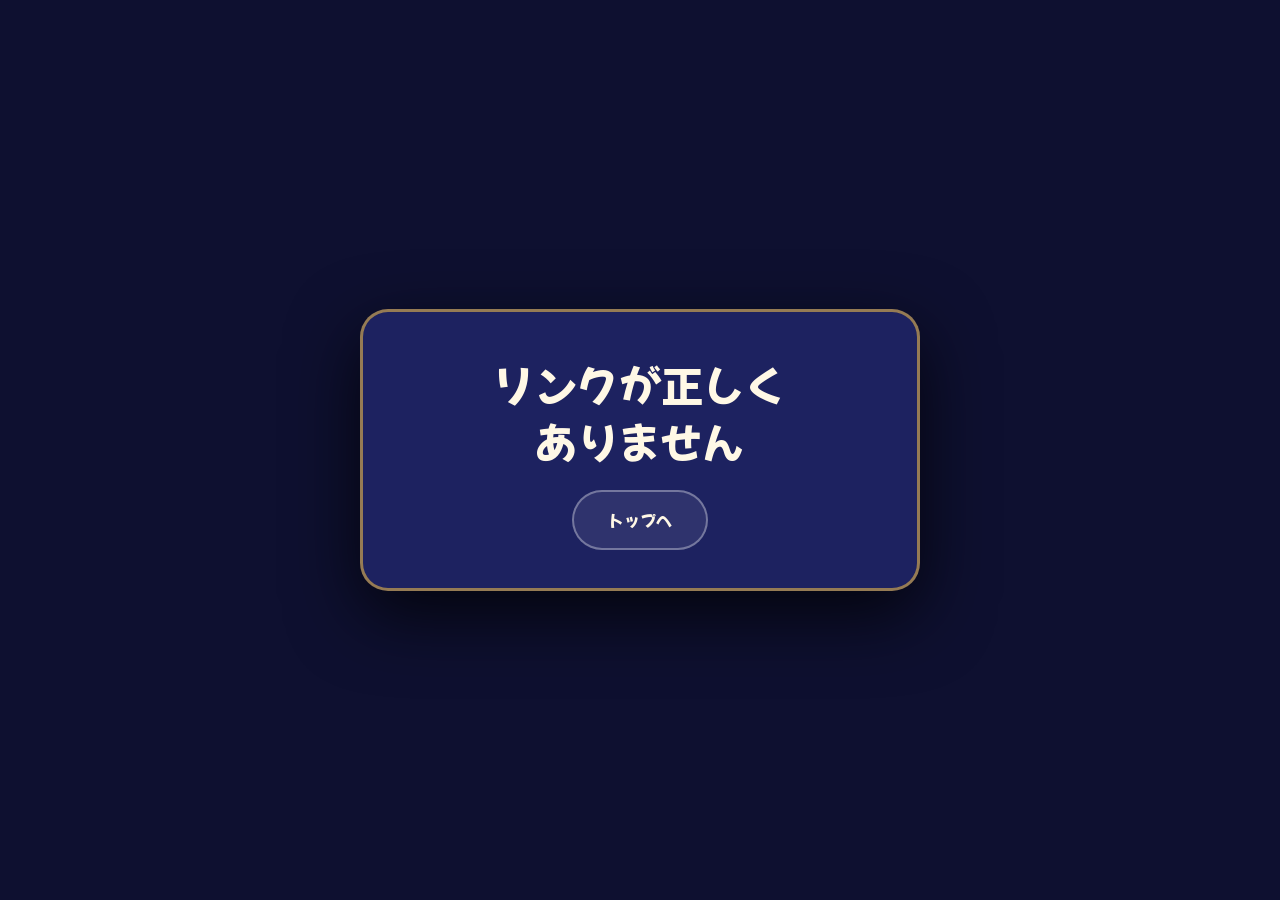
<file: unsubscribe.html>
<!doctype html><html lang="ja"><head><meta charset="utf-8"><meta name="viewport" content="width=device-width,initial-scale=1"><link rel="icon" type="image/png" href="img/favicon.png"><link rel="apple-touch-icon" href="img/apple-touch-icon.png"><link rel="preconnect" href="https://fonts.googleapis.com"><link rel="preconnect" href="https://fonts.gstatic.com" crossorigin><link href="https://fonts.googleapis.com/css2?family=Mochiy+Pop+One&family=Zen+Maru+Gothic:wght@400;700&display=swap" rel="stylesheet"><link rel="stylesheet" href="style.css"><title>配信停止｜ランタンクロニクル</title><meta name="robots" content="noindex"></head>
<body><main class="simple"><div class="card"><h2 id="t">処理しています…</h2><p id="b" class="lead" style="margin:0 auto"></p><p style="margin-top:20px"><a class="btn ghost" href="./">トップへ</a></p></div></main>
<script>
(async()=>{const t=new URLSearchParams(location.search).get('t');const T=document.getElementById('t'),B=document.getElementById('b');
 if(!t){T.textContent='リンクが正しくありません';return}
 try{const r=await fetch('https://mxebwsikgdhzcfcwtljc.supabase.co/functions/v1/prereg/unsubscribe',{method:'POST',headers:{'content-type':'application/json'},body:JSON.stringify({token:t})});
  if(r.ok){T.textContent='配信を停止しました';B.textContent='今後、ご案内メールはお送りしません。ご登録のメールアドレスは削除の対象になります。'}else{T.textContent='リンクが無効か、期限が切れています';B.textContent='もういちど登録するか、hey_show.dev@outlook.jp へご連絡ください。'}
 }catch(e){T.textContent='通信できませんでした';B.textContent='時間をおいて、もういちどお試しください。'}})();
</script></body></html>
</file>
<file: style.css>
:root{--ink:#0e1030;--ink2:#171a4a;--panel:#1d2260;--gold:#ffc94a;--gold2:#ffe39a;--cream:#fff4d8;--coral:#ff7a5c;--teal:#3fd0c9;--text:#fff8e6;--muted:#c9c6e8;--radius:20px}
*{box-sizing:border-box;margin:0;padding:0}
html{scroll-behavior:smooth}
body{font-family:"Zen Maru Gothic","Hiragino Maru Gothic ProN","Hiragino Sans",sans-serif;background:var(--ink);color:var(--text);line-height:1.75;font-size:16px;-webkit-text-size-adjust:100%;overflow-x:hidden}
img{max-width:100%;height:auto;display:block}
a{color:var(--gold2)}
.wrap{width:min(1080px,100% - 32px);margin-inline:auto}
.h-font,h1,h2,h3,.btn{font-family:"Mochiy Pop One","Zen Maru Gothic",sans-serif;font-weight:400}
.sr{position:absolute;width:1px;height:1px;overflow:hidden;clip:rect(0 0 0 0)}
/* header */
.top{position:fixed;inset:0 0 auto 0;z-index:20;display:flex;align-items:center;justify-content:space-between;padding:10px 16px;background:linear-gradient(#0e1030e6,#0e103000)}
.top .brand{display:flex;align-items:center;gap:10px;text-decoration:none;color:var(--text);font-family:"Mochiy Pop One",sans-serif;font-size:15px}
.top .brand img{width:34px;height:34px;border-radius:9px;box-shadow:0 0 0 2px #ffc94a88}
.top .mini{font-size:13px;padding:8px 16px;min-height:40px}
/* buttons */
.btn{display:inline-flex;align-items:center;justify-content:center;gap:10px;border:0;cursor:pointer;text-decoration:none;color:#3a2200;background:linear-gradient(#ffe27a,#ffb629);border-radius:999px;padding:16px 36px;font-size:20px;min-height:56px;box-shadow:0 4px 0 #b36a00,0 10px 28px #ffb62966;transition:transform .15s,box-shadow .15s}
.btn:hover{transform:translateY(-2px);box-shadow:0 6px 0 #b36a00,0 14px 32px #ffb62988}
.btn:active{transform:translateY(3px);box-shadow:0 1px 0 #b36a00}
.btn:focus-visible,input:focus-visible,a:focus-visible{outline:3px solid var(--teal);outline-offset:3px}
.btn.ghost{background:#ffffff14;color:var(--text);box-shadow:inset 0 0 0 2px #ffffff55;font-size:16px}
.btn[disabled]{opacity:.6;cursor:wait}
/* hero */
.hero{position:relative;min-height:min(100svh,max(560px,58vw));display:flex;align-items:flex-end;isolation:isolate}
.stage{position:absolute;inset:0;overflow:hidden;z-index:-2;background:#0e1030}
.art{position:absolute;left:0;top:0;width:100%;height:100%;will-change:transform}
.art picture,.art picture img{position:absolute;inset:0;width:100%;height:100% !important;object-fit:cover;display:block}
.art .layer{position:absolute;left:-2%;top:-2%;width:104%;height:104% !important;max-width:none;object-fit:cover;will-change:transform;pointer-events:none}
#fx{position:absolute;inset:0;width:100%;height:100%;pointer-events:none;mix-blend-mode:screen}
.lamp{position:absolute;width:0;height:0;pointer-events:none;mix-blend-mode:screen}
.lamp .glow{position:absolute;left:-14vmin;top:-14vmin;width:28vmin;height:28vmin;border-radius:50%;background:radial-gradient(circle,#fff3b8dd 0,#ffd36a66 28%,#ffb62900 68%);animation:lampPulse 3.6s ease-in-out infinite}
.lamp .beam{position:absolute;left:-90vmax;top:-3vmin;width:180vmax;height:6vmin;background:linear-gradient(90deg,#fff1b000,#ffe9a066 35%,#fff7d0aa 50%,#ffe9a066 65%,#fff1b000);filter:blur(5px);transform-origin:50% 50%;opacity:.0;animation:sweep 9s ease-in-out infinite}
.lamp .beam.b2{animation-delay:-4.5s;height:3.4vmin}
@keyframes lampPulse{50%{transform:scale(1.25);opacity:.75}}
@keyframes sweep{0%{transform:rotate(-24deg);opacity:0}15%{opacity:.7}50%{transform:rotate(16deg);opacity:.35}85%{opacity:.7}100%{transform:rotate(56deg);opacity:0}}
.fx2{position:absolute;inset:0;width:100%;height:100%;pointer-events:none;opacity:.9}
section>.wrap{position:relative;z-index:1}
.hero::after{content:"";position:absolute;inset:0;z-index:-1;background:linear-gradient(180deg,#0e103000 55%,#0e1030cc 88%,var(--ink) 100%)}
.hero .copy{padding:0 0 clamp(28px,6vw,64px);width:min(1080px,100% - 32px);margin-inline:auto}
.badge{display:inline-block;background:var(--coral);color:#fff;font-family:"Mochiy Pop One",sans-serif;padding:6px 18px;border-radius:999px;font-size:clamp(15px,2.2vw,20px);box-shadow:0 0 0 3px #fff6,0 6px 18px #0006;animation:pulse 2.4s ease-in-out infinite}
@keyframes pulse{50%{transform:scale(1.05)}}
.tag{font-family:"Mochiy Pop One",sans-serif;font-size:clamp(24px,4.2vw,44px);line-height:1.3;margin:12px 0 4px;text-shadow:0 3px 14px #000c,0 0 2px #000}
.sub{font-size:clamp(14px,1.8vw,18px);text-shadow:0 2px 10px #000c;margin-bottom:18px}
.cta-row{display:flex;flex-wrap:wrap;gap:12px;align-items:center}
.store{font-size:13px;color:var(--muted);text-shadow:0 1px 6px #000}
/* counter */
.counter{background:linear-gradient(var(--ink),var(--ink2));padding:28px 0 8px;text-align:center}
.counter .n{font-family:"Mochiy Pop One",sans-serif;font-size:clamp(40px,8vw,64px);color:var(--gold);line-height:1.1}
.counter .n small{font-size:.4em;color:var(--text);margin-left:6px}
.bar{position:relative;height:16px;border-radius:99px;background:#ffffff22;margin:22px auto 0;max-width:760px;overflow:hidden;box-shadow:inset 0 2px 6px #0008}
.bar i{display:block;height:100%;width:0;background:linear-gradient(90deg,var(--teal),var(--gold));border-radius:99px;transition:width 1.2s cubic-bezier(.2,.8,.2,1)}
.next{margin-top:10px;color:var(--muted);font-size:15px}
/* sections */
section{padding:clamp(56px,9vw,104px) 0;position:relative}
section.alt{background:var(--ink2)}
.eyebrow{display:block;text-align:center;color:var(--gold);font-size:13px;letter-spacing:.3em;font-family:"Mochiy Pop One",sans-serif}
h2,.lead,.tag,.sub{text-wrap:balance;word-break:auto-phrase}
h2{font-size:clamp(26px,4.6vw,42px);text-align:center;margin:6px 0 14px;line-height:1.35}
.lead{text-align:center;max-width:640px;margin:0 auto 36px;color:var(--muted)}
.steps{display:grid;grid-template-columns:repeat(3,1fr);gap:16px;margin-top:28px}
.step{background:var(--panel);border-radius:var(--radius);padding:22px 20px;border:2px solid #ffc94a44;position:relative}
.step b{position:absolute;top:-16px;left:18px;background:var(--gold);color:#3a2200;width:34px;height:34px;border-radius:50%;display:grid;place-items:center;font-family:"Mochiy Pop One",sans-serif}
.step h3{font-size:19px;margin-bottom:6px;color:var(--gold2)}
.frame{border-radius:var(--radius);overflow:hidden;border:3px solid #ffc94a66;box-shadow:0 18px 48px #0009}
.frame img{width:100%}
.feats{display:grid;grid-template-columns:repeat(3,1fr);gap:16px}
.feat{background:var(--panel);border-radius:var(--radius);padding:22px;border:2px solid #ffffff18}
.feat .ic{font-size:30px}
.feat h3{font-size:18px;margin:6px 0;color:var(--gold2)}
.feat p{font-size:15px;color:var(--muted)}
/* companions */
.cast{display:flex;gap:6px;overflow-x:auto;padding:30px 16px 0;margin:0 -16px;scroll-snap-type:x proximity;align-items:flex-end;scrollbar-width:thin}
.cast figure{flex:0 0 auto;scroll-snap-align:center;text-align:center;width:clamp(120px,19vw,190px)}
.cast img{width:100%;height:clamp(200px,30vw,300px);object-fit:contain;object-position:bottom;filter:drop-shadow(0 10px 12px #0008);transition:transform .25s}
.cast figure:hover img{transform:translateY(-8px) scale(1.04)}
.cast figcaption{margin-top:6px;font-size:13px;background:#ffffff18;border-radius:99px;padding:2px 10px;display:inline-block}
.note{text-align:center;color:var(--muted);font-size:13px;margin-top:14px}
/* story */
.story{max-width:860px;margin:0 auto}
.story .frame{border-width:2px}
/* phone */
.shots{display:grid;grid-template-columns:260px 1fr;gap:clamp(24px,5vw,56px);align-items:center}
.phone{width:260px;margin-inline:auto;border-radius:40px;padding:10px;background:#0a0a18;box-shadow:0 0 0 3px #ffc94a66,0 24px 60px #000a}
.phone img{border-radius:30px;width:100%}
.shots ul{list-style:none;display:grid;gap:12px}
.shots li{background:var(--panel);border-radius:16px;padding:14px 18px;border-left:6px solid var(--gold)}
/* rewards */
.rewards{display:grid;grid-template-columns:repeat(4,1fr);gap:12px;margin-top:8px}
.rw{background:linear-gradient(180deg,#2a2f80,#171a4a);border:3px solid #ffc94a55;border-radius:var(--radius);padding:18px 10px 16px;text-align:center;position:relative;transition:.3s}
.rw .p{font-family:"Mochiy Pop One",sans-serif;font-size:clamp(20px,2.6vw,26px);color:var(--gold)}
.rw .p small{font-size:13px;color:var(--text)}
.rw img{width:64px;height:64px;margin:8px auto;object-fit:contain}
.rw .t{font-size:14px;line-height:1.5}
.rw .st{margin-top:8px;font-size:12px;color:var(--muted)}
.rw .pz{margin:10px auto 0;display:inline-block;font-size:12px;line-height:1.4;color:var(--gold2);border:1px solid #ffc94a88;border-radius:99px;padding:3px 10px}
.rw.done{border-color:var(--gold);box-shadow:0 0 28px #ffc94a88;background:linear-gradient(180deg,#5a4aa0,#2a2f80)}
.rw.done .st{color:var(--gold2)}
.rw.cur{border-color:var(--teal)}
.fine{font-size:13px;color:var(--muted);max-width:760px;margin:22px auto 0;text-align:center}
/* form */
.reg{background:radial-gradient(900px 400px at 50% 0,#3b3fa8aa,transparent),var(--ink);text-align:center}
.card{max-width:560px;margin:0 auto;background:var(--panel);border-radius:28px;padding:clamp(22px,5vw,38px);border:3px solid #ffc94a88;box-shadow:0 24px 70px #000b}
form{display:grid;gap:14px;text-align:left;margin-top:18px}
label.f{font-size:14px;color:var(--gold2)}
input[type=email]{width:100%;font:inherit;font-size:18px;padding:14px 16px;border-radius:14px;border:2px solid #ffffff44;background:#0e1030;color:var(--text);min-height:54px}
.chk{display:flex;gap:10px;align-items:flex-start;font-size:14px;color:var(--muted)}
.chk input{width:22px;height:22px;margin-top:3px;accent-color:var(--gold);flex:0 0 auto}
.hp{position:absolute;left:-9999px;height:0;overflow:hidden}
.msg{min-height:1.6em;text-align:center;font-size:15px}
.msg.ok{color:#8affc1}.msg.err{color:#ffb0a0}
.priv{font-size:12.5px;color:var(--muted);text-align:left;background:#0e103088;border-radius:12px;padding:12px 14px;margin-top:6px}
details{background:var(--panel);border-radius:16px;padding:16px 20px;margin-bottom:10px}
summary{cursor:pointer;font-weight:700;color:var(--gold2);list-style:none}
summary::before{content:"Q. ";color:var(--coral)}
details p{margin-top:10px;color:var(--muted);font-size:15px}
footer{padding:36px 0 56px;text-align:center;font-size:13px;color:var(--muted);background:#080a22}
footer nav{display:flex;flex-wrap:wrap;gap:6px 18px;justify-content:center;margin-bottom:14px}
.simple{min-height:100svh;display:grid;place-items:center;padding:24px;text-align:center}
.simple .card{width:100%}
.reveal{opacity:0;transform:translateY(24px);transition:opacity .7s,transform .7s}
.reveal.in{opacity:1;transform:none}
@media (max-width:820px){
 .hero{min-height:min(100svh,780px)}
 .hero picture img{object-position:50% 0 !important}
 .top .brand{display:none}.top{justify-content:flex-end}
 .steps,.feats{grid-template-columns:1fr}
 .story{grid-template-columns:1fr 1fr}
 .rewards{grid-template-columns:1fr 1fr}.rw:last-child{grid-column:1/-1}
 .shots{grid-template-columns:1fr}
 .hero .copy{text-align:center}.cta-row{justify-content:center}
 .btn{width:100%;max-width:420px}
 .top .mini{width:auto}
 .hero::after{background:linear-gradient(180deg,#0e103000 38%,#0e1030d9 78%,var(--ink) 100%)}
}
@media (prefers-reduced-motion:reduce){.badge{animation:none}.reveal{opacity:1;transform:none;transition:none}html{scroll-behavior:auto}.bar i{transition:none}}

.btn:not(.ghost):not(.mini){position:relative;overflow:hidden}
.btn:not(.ghost):not(.mini)::after{content:"";position:absolute;top:0;left:-60%;width:40%;height:100%;background:linear-gradient(100deg,transparent,#fff9,transparent);transform:skewX(-20deg);animation:shine 3.6s ease-in-out infinite}
@keyframes shine{0%,55%{left:-60%}100%{left:130%}}
.bar i{background-size:200% 100%;background-image:linear-gradient(90deg,var(--teal),var(--gold),var(--teal));animation:flow 3s linear infinite}
@keyframes flow{to{background-position:-200% 0}}
.tilt{transform-style:preserve-3d;transition:transform .25s ease-out;will-change:transform}
.tilt .gl{position:absolute;inset:0;border-radius:inherit;pointer-events:none;background:radial-gradient(180px circle at var(--mx,50%) var(--my,0%),#ffffff40,transparent 60%);opacity:0;transition:opacity .25s}
.tilt:hover .gl{opacity:1}
.cast figure{position:relative}
.rw{position:relative;overflow:hidden}
.rw.done::after{content:"";position:absolute;top:-30%;left:-70%;width:40%;height:160%;background:linear-gradient(100deg,transparent,#ffffff55,transparent);transform:skewX(-20deg);animation:shine 3s ease-in-out infinite}
.reveal.r-left{transform:translateX(-32px)}.reveal.r-right{transform:translateX(32px)}.reveal.r-pop{transform:scale(.92)}
.reveal.in{transition-delay:var(--d,0s)}
.feat,.step{transition:transform .25s,box-shadow .25s}.feat:hover,.step:hover{transform:translateY(-4px);box-shadow:0 14px 32px #0007}
.badge::before{content:"✦ "}.badge::after{content:" ✦"}
.eyebrow{background:linear-gradient(90deg,transparent,#ffc94a22,transparent)}
@media (prefers-reduced-motion:reduce){.lamp .glow,.lamp .beam,.btn::after,.bar i,.rw.done::after{animation:none!important}.lamp .beam{display:none}.tilt{transform:none!important}}

.phone{position:relative}
.phone video{display:block;width:100%;border-radius:30px;aspect-ratio:540/1300;object-fit:cover;background:#0e1030}
.vbtn{position:absolute;left:50%;top:44%;transform:translate(-50%,-50%);width:72px;height:72px;border-radius:50%;border:0;background:#0e1030b0;color:var(--gold);font-size:28px;cursor:pointer;box-shadow:0 0 0 3px #ffc94a99;opacity:0;transition:opacity .25s}
.phone.paused .vbtn,.phone:hover .vbtn{opacity:1}
.movie .phone{width:min(300px,78vw)}
.shots.movie{grid-template-columns:300px 1fr}
@media (max-width:820px){.shots.movie{grid-template-columns:1fr}}

.vcard{position:relative;width:min(300px,78vw);margin-inline:auto;border-radius:26px;overflow:hidden;border:3px solid #ffc94a88;box-shadow:0 24px 60px #000a;background:#0e1030;min-height:200px}
.vcard video{display:block;width:100%;aspect-ratio:540/1300;object-fit:cover}
.vcard.paused .vbtn,.vcard:hover .vbtn{opacity:1}
.shotrow{display:flex;gap:clamp(14px,3vw,28px);overflow-x:auto;padding:30px 16px 10px;margin:0 -16px;scroll-snap-type:x proximity;align-items:flex-start}
.shot{flex:0 0 auto;width:clamp(190px,24vw,250px);scroll-snap-align:center;text-align:center;margin:0}
.shot .phone{position:relative;width:100%;aspect-ratio:var(--pw)/var(--ph);background:none;box-shadow:none;padding:0;border-radius:0;filter:drop-shadow(0 18px 28px #000a)}
.shot .scr{position:absolute;left:var(--sl);top:var(--st);width:var(--sw);height:var(--sh);border-radius:11% / 5.4%;overflow:hidden;background:#0e1030}
.shot .scr img{width:100%;height:100%;object-fit:cover}
.shot .frame{position:absolute;inset:0;width:100%;height:100%;pointer-events:none}
.shot figcaption{margin-top:12px;font-size:14px;color:var(--muted)}
.shot figcaption b{display:block;color:var(--gold2);font-family:"Mochiy Pop One",sans-serif;font-weight:400;font-size:16px}

/* PC: the art stays whole; the copy sits in a strip under it (the cast fills the picture) */
@media (min-width:821px){
 .hero{display:block;min-height:0;padding:0!important}
 .hero::after{display:none}
 .stage{position:relative;inset:auto;z-index:0;height:clamp(420px,min(56.25vw,calc(100svh - 104px)),1200px)}
 .stage::after{content:"";position:absolute;left:0;right:0;bottom:0;height:16%;background:linear-gradient(180deg,#0e103000,var(--ink));pointer-events:none;z-index:3}
 .hero .copy{display:grid;grid-template-columns:auto 1fr auto;align-items:center;gap:2px 28px;padding:14px 0 18px;width:min(1080px,100% - 32px)}
 .hero .copy .badge{grid-row:1/3}
 .hero .copy .tag{margin:0;font-size:clamp(24px,2.4vw,32px);grid-column:2;text-shadow:none}
 .hero .copy .sub{margin:0;grid-column:2;text-shadow:none;color:var(--muted);font-size:14px}
 .hero .copy .cta-row{grid-column:3;grid-row:1/3}
}

/* the header waits until the hero art (which carries the logo) has scrolled away */
.top{transition:opacity .3s,transform .3s,background .3s;opacity:0;transform:translateY(-110%);pointer-events:none}
.top.show{opacity:1;transform:none;pointer-events:auto;background:#0e1030ee;box-shadow:0 4px 18px #0006}
@media (prefers-reduced-motion:reduce){.top{transition:none}}

.sns{margin:26px auto 0;text-align:center;color:var(--muted);font-size:15px}
.sns-row{display:flex;flex-wrap:wrap;gap:10px 12px;justify-content:center;margin-top:10px}
.sns-row .btn{min-width:150px;font-size:16px;padding:12px 22px;min-height:48px}
.sns[hidden],.sns [hidden],footer [hidden]{display:none}

/* long text pages (contest rules): readable measure, left aligned */
.docpage{padding:84px 0 64px}
.docpage .doc{width:min(760px,100% - 32px);margin-inline:auto}
.doc h1{font-size:clamp(24px,4.4vw,36px);line-height:1.4;text-align:center;margin-bottom:8px}
.doc .meta{text-align:center;color:var(--muted);font-size:14px;margin-bottom:28px}
.doc h2{font-size:clamp(18px,2.8vw,22px);text-align:left;margin:34px 0 10px;padding-left:12px;border-left:5px solid var(--gold)}
.doc h3{font-size:17px;margin:22px 0 6px;color:var(--gold2)}
.doc p,.doc li{color:var(--text);margin:8px 0}
.doc ul,.doc ol{padding-left:1.4em}
.doc table{width:100%;border-collapse:collapse;margin:12px 0;font-size:15px}
.doc th,.doc td{border:1px solid #ffffff33;padding:8px 10px;text-align:left;vertical-align:top}
.doc th{background:#ffffff14;font-weight:700}
.doc .note{background:#ffffff10;border-radius:12px;padding:12px 16px;margin:14px 0}
.doc strong{color:var(--gold2)}
.doc .tbl{overflow-x:auto}

/* public beta notice (shown when site.json has beta_url) */
.beta{max-width:640px;margin:0 auto 18px;padding:12px 16px;border-radius:14px;background:#ffc94a22;border:2px solid #ffc94a88;text-align:center;font-size:15px}
.beta[hidden]{display:none}
</file>
